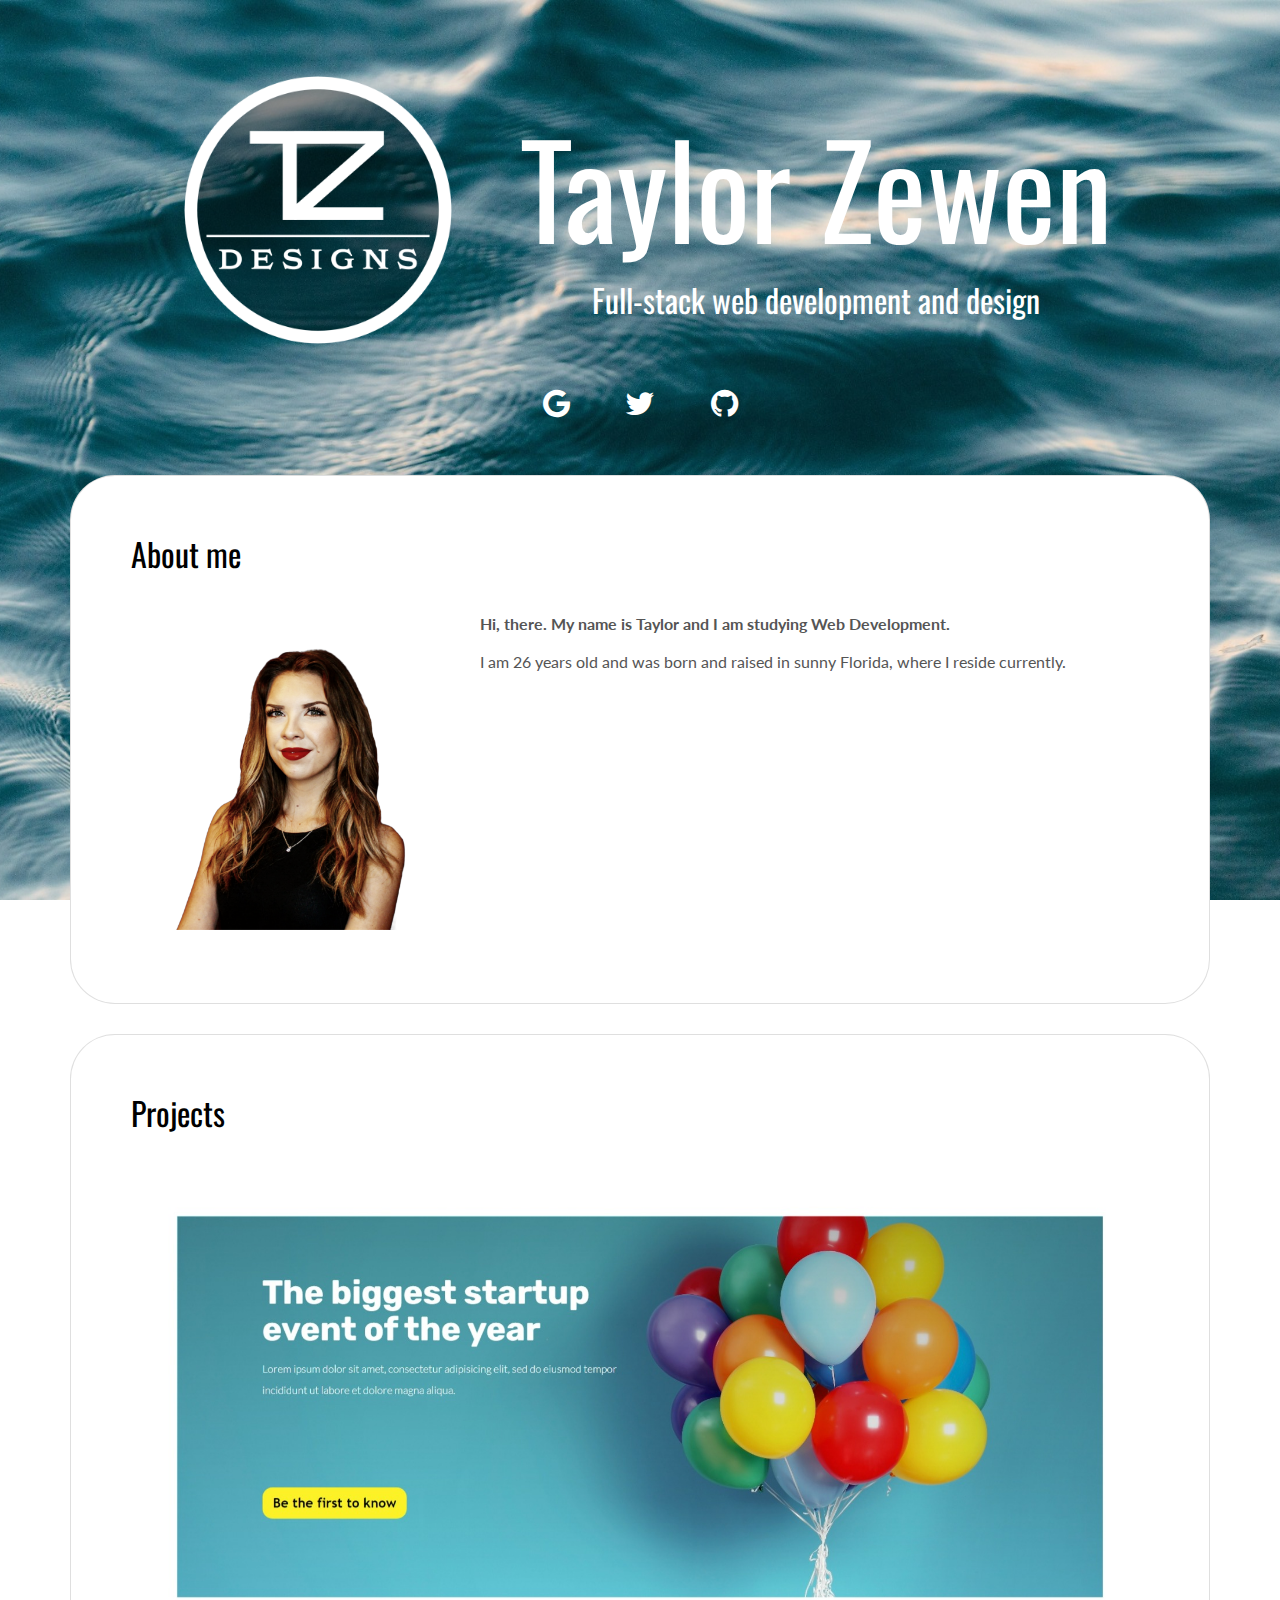
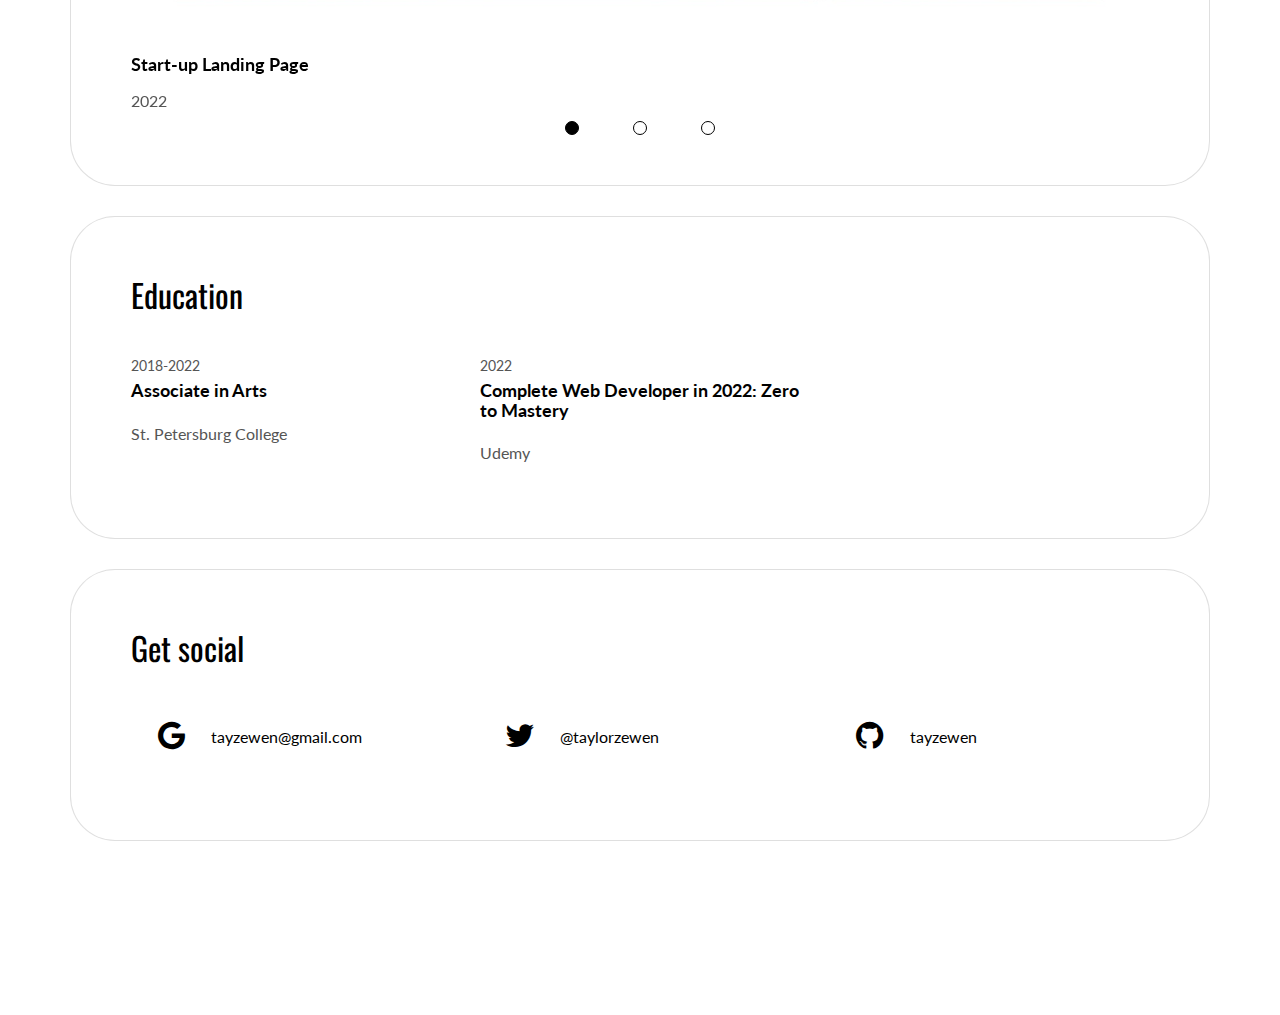
<file: index.html>
<!DOCTYPE html>
<html lang="en">

<head>
  <meta charset="UTF-8">
  <meta content="IE=edge" http-equiv="X-UA-Compatible">
  <meta content="width=device-width,initial-scale=1" name="viewport">
  <meta content="description" name="description">
  <meta name="google" content="notranslate" />
  <meta content="Mashup templates have been developped by Orson.io team" name="author">

  <!-- Disable tap highlight on IE -->
  <meta name="msapplication-tap-highlight" content="no">
  
  <link rel="apple-touch-icon" sizes="180x180" href="./apple-icon-180x180.png">
  <link rel="stylesheet" href="https://cdnjs.cloudflare.com/ajax/libs/font-awesome/4.7.0/css/font-awesome.min.css">
  

  <title>TZ Designs</title>  

  <link href="./main.d8e0d294.css" rel="stylesheet">
  <link rel="stylesheet" href="style.css">

</head>


<body class="">

<!-- Add your content of header -->
<div class="background"></div>
<main class="content-wrapper">
  <header class="white-text-container section-container">
    <div class="text-center">
      <div class="logo">
        <img src="new logo-1.png" alt="">
        <div class="stack">
          <h1>Taylor Zewen</h1>
          <h2>Full-stack web development and design</h2>
        </div>
      </div>

      <p>
        <a href="mailto:tayzewen@gmail.com" class="fa fa-google"></a>
        <a href="https://twitter.com/taylorzewen" class="fa fa-twitter"></a>
        <a href="https://github.com/tayzewen" class="fa fa-github"></a>
        
      </p>
    </div>
  </header>



<!-- Add your site or app content here -->
 
 <div class="container">
   <div class="row">
     <div class="col-xs-12">

      <div class="card">
        <div class="card-block">
          <h2>About me</h2>
          <div class="row">
            <div class="col-md-4">
              <p><img src="headshot_transparent.png" 
                class="img-responsive" alt="headshot">
              </p>
            </div>
            <div class="col-md-8">

            <p><b>Hi, there. My name is Taylor and I am studying Web Development.</b></p>
            <p>I am 26 years old and was born and raised in sunny Florida, where I reside currently. </p>

            </div>
          </div>
        </div>
      </div>

      <div class="card">
        <div class="card-block">
          <h2>Projects</h2>
          <div id="carousel-example-generic" class="carousel slide" data-ride="carousel">

          <!-- Wrapper for slides -->
          <div class="carousel-inner" role="listbox">
            <div class="item active">
              <img src="./start-up_home.jpeg" class="img-responsive" alt="...">
              <div class="carousel-caption">
                <h3 class="h5">Start-up Landing Page</h3>
                <p>2022</p>
              </div>
            </div>
            <div class="item">
              <img src="./start-up_home.jpeg" class="img-responsive" alt="...">
              <div class="carousel-caption">
                <h3 class="h5">Start-up Landing Page</h3>
                <p>2022</p>
              </div>
            </div>

            <div class="item">
              <img src="./start-up_home.jpeg" class="img-responsive" alt="...">
              <div class="carousel-caption">
                <h3 class="h5">Start-up Landing Page</h3>
                <p>2022</p>
              </div>
            </div>
          </div>

          <!-- Indicators -->
          <ol class="carousel-indicators">
            <li data-target="#carousel-example-generic" data-slide-to="0" class="active"></li>
            <li data-target="#carousel-example-generic" data-slide-to="1"></li>
            <li data-target="#carousel-example-generic" data-slide-to="2"></li>
          </ol>

        </div>
        </div>
      </div>

        <div class="card">
          <div class="card-block">
            <h2>Education</h2>
            <div class="row">
              <div class="col-md-4">
                <div class="education-experience">
                  <small class="date">2018-2022</small>
                  <h3 class="h5 date-title">Associate in Arts</h3>
                  <p>St. Petersburg College</p>
                </div>
              </div>
              <div class="col-md-4">
                <div class="education-experience">
                  <small class="date">2022</small>
                  <h3 class="h5 date-title">Complete Web Developer in 2022: Zero to Mastery</h3>
                  <p>Udemy</p>
                </div>
              </div>
            </div>
          </div>
        </div>

        <!-- <div class="card">
          <div class="card-block">
            <h2>Work</h2>
            <div class="work-experience">
              <small class="date">2017-2015</small>
              <h3 class="h5 date-title">Web developer - <a href="http://en.orson.io" title="Create professionnal website">Orson.io</a></h3>
              
  
              <p>Leo vel orci porta non pulvinar neque laoreet suspendisse interdum. Vitae ultricies leo integer malesuada nunc. Imperdiet proin fermentum leo vel orci porta non pulvinar neque. Fermentum leo vel orci porta non. Posuere sollicitudin aliquam ultrices sagittis. Aliquam faucibus purus in massa tempor nec.</p>
            </div>
  
            <div class="work-experience">
              <small class="date">2017-2015</small>
              <h3 class="h5 date-title">Web developer - <a href="http://mashup-template.com" title="">Mashup Template</a></h3>
              
              <p>Fermentum leo vel orci porta non. Posuere sollicitudin aliquam ultrices sagittis. Aliquam faucibus purus in massa tempor nec.</p>
            </div>
          </div>
        </div> -->
        
        <div class="card">
          <div class="card-block">
            <h2>Get social</h2>
            <div class="row">
              <div class="col-md-4">
                <p class="social-buttons">
                  <a href="https://twitter.com/" title="">
                    <i class="fa fa-google"></i>tayzewen@gmail.com
                </p>
              </div>           
              <div class="col-md-4">
                <p class="social-buttons">
                  <a href="https://twitter.com/" title="">
                    <i class="fa fa-twitter"></i>@taylorzewen
                </p>
              </div>
              <div class="col-md-4">
                <p class="social-buttons">
                  <a href="https://twitter.com/" title="">
                    <i class="fa fa-github"></i>tayzewen
                </p>
              </div>
            </div>
          </div>
        </div>
        
        <!-- <div class="card">
          <div class="card-block">
            <h2>Social Network</h2>
            <div class="row">
              <div class="col-md-3">
                <p class="social-buttons"><a href="https://twitter.com/" title=""><span class="social-round-icon fa-icon"><i class="fa fa-twitter"></i></span>@David_Folley</a></p>
              </div>
              <div class="col-md-3">
                <p class="social-buttons"><a href="https://www.linkedin.com/" title=""><span class="social-round-icon fa-icon"><i class="fa fa-linkedin"></i></span>David Folley</a></p>
              </div>
              <div class="col-md-3">
                <p class="social-buttons"><a href="https://dribbble.com/" title=""><span class="social-round-icon fa-icon"><i class="fa fa-dribbble"></i></span>David Folley</a></p>
              </div>
            </div>
          </div>
        </div> -->

</main>
<footer class="footer-container white-text-container text-center">
  <div class="container">
    <div class="row">
      <div class="col-xs-12">
        <p><img src="./mashup-icon.svg" alt=""></p>
        
        <p>©All right reserved. Design <a href="http://www.mashup-template.com/" title="Create website with free html template">Mashup Template</a>/<a href="https://unsplash.com/" title="Beautiful Free Images">Unsplash</a></p>
        <p>

      </div>
    </div>
  </div>
</footer>

<script>
  document.addEventListener("DOMContentLoaded", function (event) {
     scrollRevelation('.card');
  });
</script>
<!-- Google Analytics: change UA-XXXXX-X to be your site's ID 

<script>
  (function (i, s, o, g, r, a, m) {
    i['GoogleAnalyticsObject'] = r; i[r] = i[r] || function () {
      (i[r].q = i[r].q || []).push(arguments)
    }, i[r].l = 1 * new Date(); a = s.createElement(o),
      m = s.getElementsByTagName(o)[0]; a.async = 1; a.src = g; m.parentNode.insertBefore(a, m)
  })(window, document, 'script', '//www.google-analytics.com/analytics.js', 'ga');
  ga('create', 'UA-XXXXX-X', 'auto');
  ga('send', 'pageview');
</script>

--><script type="text/javascript" src="./main.bc58148c.js"></script></body>

</html>
</file>
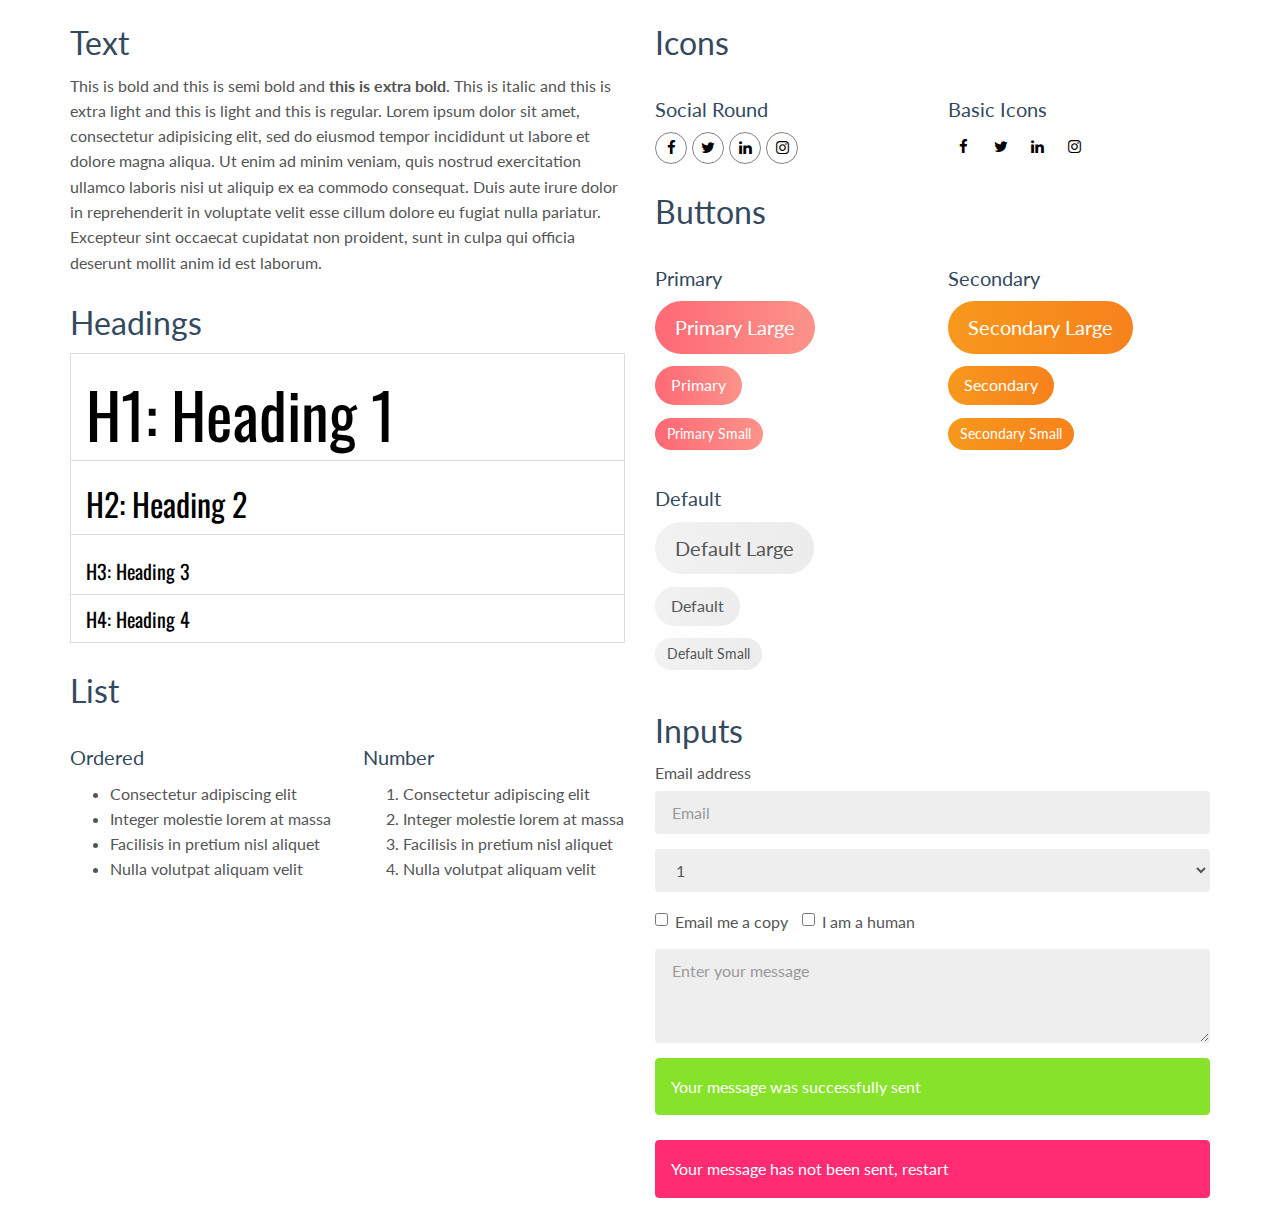
<file: components.html>
<!DOCTYPE html>
<html lang="en">

<head>
  <meta charset="UTF-8">
  <meta content="IE=edge" http-equiv="X-UA-Compatible">
  <meta content="width=device-width,initial-scale=1" name="viewport">
  <meta content="description" name="description">
  <meta name="google" content="notranslate" />
  <meta content="Mashup templates have been developped by Orson.io team" name="author">

  <!-- Disable tap highlight on IE -->
  <meta name="msapplication-tap-highlight" content="no">
  
  <link rel="apple-touch-icon" sizes="180x180" href="./assets/apple-icon-180x180.png">
  <link href="./assets/favicon.ico" rel="icon">

  <title>Title page</title>  

<link href="./main.d8e0d294.css" rel="stylesheet"></head>

<body class="white">


<!-- Add your site or app content here -->
  <div class="container">
    <div class="row">
      <div class="col-xs-12 col-md-6">

        <div class="template-example">
          <h2 class="template-title-example">Text</h2>
          <p>This is bold and this is semi bold and <b>this is extra bold</b>. This is italic and this is extra light and this is light
          and this is regular. Lorem ipsum dolor sit amet, consectetur adipisicing elit, sed do eiusmod
          tempor incididunt ut labore et dolore magna aliqua. Ut enim ad minim veniam,
          quis nostrud exercitation ullamco laboris nisi ut aliquip ex ea commodo
          consequat. Duis aute irure dolor in reprehenderit in voluptate velit esse
          cillum dolore eu fugiat nulla pariatur. Excepteur sint occaecat cupidatat non
          proident, sunt in culpa qui officia deserunt mollit anim id est laborum.
          </p>
        </div>

        <div class="template-example">
          <h2 class="template-title-example">Headings</h2>
          
          <table class="table table-bordered">
            <tr><td><h1>H1: Heading 1</h1></td></tr>
            <tr><td><h2>H2: Heading 2</h2></td></tr>
            <tr><td><h3>H3: Heading 3</h3></td></tr>
            <tr><td><h4>H4: Heading 4</h4></td></tr>
          </table>
          
        </div>

        
        <div class="template-example">
          <h2 class="template-title-example">List</h2>
          <div class="row">
            <div class="col-md-6">
              <h3 class="template-title-example">Ordered</h3>
              <ul>
                <li>Consectetur adipiscing elit</li>
                <li>Integer molestie lorem at massa</li>
                <li>Facilisis in pretium nisl aliquet</li>
                <li>Nulla volutpat aliquam velit</li>
              </ul>
            </div>
            <div class="col-md-6">
              <h3 class="template-title-example">Number</h3>
              <ol>
                <li>Consectetur adipiscing elit</li>
                <li>Integer molestie lorem at massa</li>
                <li>Facilisis in pretium nisl aliquet</li>
                <li>Nulla volutpat aliquam velit</li>
              </ol>
            </div>
          </div>
        </div>
        
      </div>

      <div class="col-xs-12 col-md-6">
        <div class="template-example">
          <h2 class="template-title-example">Icons</h2>
          
          <div class="row">
            <div class="col-md-6">
              <h3 class="template-title-example">Social Round</h2>
              <ul class="list-icons">
                <li>
                  <a href="" class="social-round-icon fa-icon">
                    <i class="fa fa-facebook"></i>
                  </a>
                </li>
                <li>
                  <a href="" class="social-round-icon fa-icon">
                    <i class="fa fa-twitter"></i>
                  </a>
                </li>
                <li>
                  <a href="" class="social-round-icon fa-icon">
                    <i class="fa fa-linkedin"></i>
                  </a>
                </li>
                <li>
                  <a href="" class="social-round-icon fa-icon">
                    <i class="fa fa-instagram"></i>
                  </a>
                </li>
              </ul>
            </div>
            <div class="col-md-6">
               <h3 class="template-title-example">Basic Icons</h2>
                <ul class="list-icons">
                  <li>
                    <span class="fa-icon">
                      <i class="fa fa-facebook"></i>
                    </span>
                  </li>
                  <li>
                    <span class="fa-icon">
                      <i class="fa fa-twitter"></i>
                    </span>
                  </li>
                  <li>
                    <span class="fa-icon">
                      <i class="fa fa-linkedin"></i>
                    </span>
                  </li>
                  <li>
                    <span class="fa-icon">
                      <i class="fa fa-instagram"></i>
                    </span>
                  </li>
                </ul>
            </div>

          </div>


          


        </div>

        <div class="template-example">
          <h2 class="template-title-example">Buttons</h2>
          <div class="row">
            <div class="col-md-6">
              <h3 class="template-title-example">Primary</h2>
              <div class="row">
                  <div class="col-md-6">
                  <p><a href="" class="btn btn-primary btn-lg">Primary Large</a></p>
                  <p><a href="" class="btn btn-primary">Primary </a></p>
                  <p><a href="" class="btn btn-primary btn-sm">Primary Small</a></p>
                </div>
              </div>

              <h3 class="template-title-example">Default</h2>
              <div class="row">
                  <div class="col-md-6">
                  <p><a href="" class="btn btn-default btn-lg">Default Large</a></p>
                  <p><a href="" class="btn btn-default">Default </a></p>
                  <p><a href="" class="btn btn-default btn-sm">Default Small</a></p>
                </div>
              </div>

            </div>

            <div class="col-md-6">
              <h3 class="template-title-example">Secondary</h2>
              <div class="row">
                  <div class="col-md-6">
                  <p><a href="" class="btn btn-info btn-lg">Secondary Large</a></p>
                  <p><a href="" class="btn btn-info">Secondary </a></p>
                  <p><a href="" class="btn btn-info btn-sm">Secondary Small</a></p>
                </div>
              </div>
            </div>
          </div>
        </div>
        
        <div class="template-example">
          <h2 class="template-title-example">Inputs</h2>

            <div class="form-group">
              <label for="exampleInputEmail1">Email address</label>
              <input type="email" class="form-control" id="exampleInputEmail1" placeholder="Email">
            </div>

            <div class="form-group">
              <select class="form-control">
                <option>1</option>
                <option>2</option>
                <option>3</option>
                <option>4</option>
                <option>5</option>
              </select>
            </div>

            <div class="form-group">
              <label class="checkbox-inline">
                <input 
                type="checkbox" id="inlineCheckbox1" value="option1"> Email me a copy
              </label>
              <label class="checkbox-inline">
                <input type="checkbox" id="inlineCheckbox2" value="option2"> I am a human
              </label>
            </div>

            <div class="form-group">
              <textarea class="form-control" rows="3" placeholder="Enter your message"></textarea>
            </div>
            
            <div class="alert alert-success" role="alert">Your message was successfully sent</div>
            <div class="alert alert-danger" role="alert">Your message has not been sent, restart</div>
        </div>




      </div>
    </div>
  </div>

<script type="text/javascript" src="./main.bc58148c.js"></script>
</file>
<file: style.css>
body {
    background: url(waves_background_resize.jpg) no-repeat center center fixed; 
    -webkit-background-size: cover;
    -moz-background-size: cover;
    -o-background-size: cover;
    background-size: cover;
    opacity: 100%;
}

.logo {
    display: flex;
    flex-wrap: wrap;
    justify-content: center;
    align-items: center;
}

.stack {
    flex-direction: row;
    margin-left: 2%;
    margin-right: 2%;
}

.logo h1 {
    font-size: 800%;
}

.logo h2 {
    font-size: 200%;
}

.text-center p {
    margin-top: 1%;
    margin-bottom: 0%;
}

.logo img {
    width: 300px;
    margin-right: 2%;
    margin-left: 2%;
}

.fa {
    margin: 15px;
    font-size: 32px;
    width: 50px;
    text-align: center;
    text-decoration: none;
}

a:link, a:hover, a:visited {
    text-decoration: none;
}

.card {
    border-radius: 5vh;
}

.card-block h2 {
    font-size: 32px;
}

.social-buttons a {
    display: flex;
    flex-wrap: wrap;
    /* justify-content: center; */
    align-items: center;
}

.carousel-indicators li, .carousel-indicators li.active {
    margin: 0px 25px;
}
</file>
<file: main.d8e0d294.css>
@import url(https://fonts.googleapis.com/css?family=Lato:400,700|Oswald);@import url(https://maxcdn.bootstrapcdn.com/font-awesome/4.7.0/css/font-awesome.min.css);/*!
 * Bootstrap v3.3.7 (http://getbootstrap.com)
 * Copyright 2011-2016 Twitter, Inc.
 * Licensed under MIT (https://github.com/twbs/bootstrap/blob/master/LICENSE)
 */
/*! normalize.css v3.0.3 | MIT License | github.com/necolas/normalize.css */html{font-family:sans-serif;-ms-text-size-adjust:100%;-webkit-text-size-adjust:100%}body{margin:0}article,aside,details,figcaption,figure,footer,header,hgroup,main,menu,nav,section,summary{display:block}audio,canvas,progress,video{display:inline-block;vertical-align:baseline}audio:not([controls]){display:none;height:0}[hidden],template{display:none}a{background-color:transparent}a:active,a:hover{outline:0}abbr[title]{border-bottom:1px dotted}b,strong{font-weight:700}dfn{font-style:italic}h1{font-size:2em;margin:.67em 0}mark{background:#ff0;color:#000}small{font-size:80%}sub,sup{font-size:75%;line-height:0;position:relative;vertical-align:baseline}sup{top:-.5em}sub{bottom:-.25em}img{border:0}svg:not(:root){overflow:hidden}figure{margin:1em 40px}hr{box-sizing:content-box;height:0}pre{overflow:auto}code,kbd,pre,samp{font-family:monospace,monospace;font-size:1em}button,input,optgroup,select,textarea{color:inherit;font:inherit;margin:0}button{overflow:visible}button,select{text-transform:none}button,html input[type=button],input[type=reset],input[type=submit]{-webkit-appearance:button;cursor:pointer}button[disabled],html input[disabled]{cursor:default}button::-moz-focus-inner,input::-moz-focus-inner{border:0;padding:0}input{line-height:normal}input[type=checkbox],input[type=radio]{box-sizing:border-box;padding:0}input[type=number]::-webkit-inner-spin-button,input[type=number]::-webkit-outer-spin-button{height:auto}input[type=search]{-webkit-appearance:textfield;box-sizing:content-box}input[type=search]::-webkit-search-cancel-button,input[type=search]::-webkit-search-decoration{-webkit-appearance:none}fieldset{border:1px solid silver;margin:0 2px;padding:.35em .625em .75em}textarea{overflow:auto}optgroup{font-weight:700}table{border-collapse:collapse;border-spacing:0}td,th{padding:0}

! Source: https://github.com/h5bp/html5-boilerplate/blob/master/src/css/main.css@media print{*,:after,:before{background:transparent!important;color:#000!important;box-shadow:none!important;text-shadow:none!important}a,a:visited{text-decoration:underline}a[href]:after{content:" (" attr(href) ")"}abbr[title]:after{content:" (" attr(title) ")"}a[href^="#"]:after,a[href^="javascript:"]:after{content:""}blockquote,pre{border:1px solid #999;page-break-inside:avoid}thead{display:table-header-group}img,tr{page-break-inside:avoid}img{max-width:100%!important}h2,h3,p{orphans:3;widows:3}h2,h3{page-break-after:avoid}.navbar{display:none}.btn>.caret,.dropup>.btn>.caret{border-top-color:#000!important}.label{border:1px solid #000}.table{border-collapse:collapse!important}.table td,.table th{background-color:#fff!important}.table-bordered td,.table-bordered th{border:1px solid #ddd!important}}*,:after,:before{-webkit-box-sizing:border-box;-moz-box-sizing:border-box;box-sizing:border-box}html{font-size:10px;-webkit-tap-highlight-color:transparent}body{font-family:Lato,Helvetica,Arial,sans-serif;font-size:16px;line-height:1.58;color:#555;background-color:#fff}button,input,select,textarea{font-family:inherit;font-size:inherit;line-height:inherit}a{color:#ff0060;text-decoration:none}a:focus,a:hover{color:#b30043;text-decoration:underline}a:focus{outline:5px auto -webkit-focus-ring-color;outline-offset:-2px}figure{margin:0}img{vertical-align:middle}.img-responsive{display:block;max-width:100%;height:auto}.img-rounded{border-radius:6px}.img-thumbnail{padding:4px;line-height:1.58;background-color:#fff;border:1px solid #ddd;border-radius:4px;-webkit-transition:all .2s ease-in-out;-o-transition:all .2s ease-in-out;transition:all .2s ease-in-out;display:inline-block;max-width:100%;height:auto}.img-circle{border-radius:50%}hr{margin-top:25px;margin-bottom:25px;border:0;border-top:1px solid #eee}.sr-only{position:absolute;width:1px;height:1px;margin:-1px;padding:0;overflow:hidden;clip:rect(0,0,0,0);border:0}.sr-only-focusable:active,.sr-only-focusable:focus{position:static;width:auto;height:auto;margin:0;overflow:visible;clip:auto}[role=button]{cursor:pointer}.h1,.h2,.h3,.h4,.h5,.h6,h1,h2,h3,h4,h5,h6{font-family:Oswald,Helvetica,Arial,sans-serif;font-weight:400;line-height:1.1;color:#000}.h1 .small,.h1 small,.h2 .small,.h2 small,.h3 .small,.h3 small,.h4 .small,.h4 small,.h5 .small,.h5 small,.h6 .small,.h6 small,h1 .small,h1 small,h2 .small,h2 small,h3 .small,h3 small,h4 .small,h4 small,h5 .small,h5 small,h6 .small,h6 small{font-weight:400;line-height:1;color:#777}.h1,.h2,.h3,h1,h2,h3{margin-top:25px;margin-bottom:12.5px}.h1 .small,.h1 small,.h2 .small,.h2 small,.h3 .small,.h3 small,h1 .small,h1 small,h2 .small,h2 small,h3 .small,h3 small{font-size:65%}.h4,.h5,.h6,h4,h5,h6{margin-top:12.5px;margin-bottom:12.5px}.h4 .small,.h4 small,.h5 .small,.h5 small,.h6 .small,.h6 small,h4 .small,h4 small,h5 .small,h5 small,h6 .small,h6 small{font-size:75%}.h1,h1{font-size:63px}.h2,h2{font-size:27px}.h3,.h4,h3,h4{font-size:20px}.h5,h5{font-size:18px}.h6,h6{font-size:14px}p{margin:0 0 12.5px}.lead{margin-bottom:25px;font-size:18px;font-weight:300;line-height:1.4}@media (min-width:768px){.lead{font-size:24px}}.small,small{font-size:87%}.mark,mark{background-color:#fcf8e3;padding:.2em}.text-left{text-align:left}.text-right{text-align:right}.text-center{text-align:center}.text-justify{text-align:justify}.text-nowrap{white-space:nowrap}.text-lowercase{text-transform:lowercase}.initialism,.text-uppercase{text-transform:uppercase}.text-capitalize{text-transform:capitalize}.text-muted{color:#777}.text-primary{color:#ff0060}a.text-primary:focus,a.text-primary:hover{color:#d2be09}.text-success{color:#fff}a.text-success:focus,a.text-success:hover{color:#e6e6e6}.text-info{color:#31708f}a.text-info:focus,a.text-info:hover{color:#245269}.text-warning{color:#8a6d3b}a.text-warning:focus,a.text-warning:hover{color:#66512c}.text-danger{color:#fff}a.text-danger:focus,a.text-danger:hover{color:#e6e6e6}.bg-primary{color:#fff;background-color:#ff0060}a.bg-primary:focus,a.bg-primary:hover{background-color:#cc004d}.bg-success{background-color:#87e329}a.bg-success:focus,a.bg-success:hover{background-color:#6dc019}.bg-info{background-color:#d9edf7}a.bg-info:focus,a.bg-info:hover{background-color:#afd9ee}.bg-warning{background-color:#fcf8e3}a.bg-warning:focus,a.bg-warning:hover{background-color:#f7ecb5}.bg-danger{background-color:#ff2c74}a.bg-danger:focus,a.bg-danger:hover{background-color:#f80055}.page-header{padding-bottom:11.5px;margin:50px 0 25px;border-bottom:1px solid #eee}ol,ul{margin-top:0;margin-bottom:12.5px}ol ol,ol ul,ul ol,ul ul{margin-bottom:0}.list-inline,.list-unstyled{padding-left:0;list-style:none}.list-inline{margin-left:-5px}.list-inline>li{display:inline-block;padding-left:5px;padding-right:5px}dl{margin-top:0;margin-bottom:25px}dd,dt{line-height:1.58}dt{font-weight:700}dd{margin-left:0}.dl-horizontal dd:after,.dl-horizontal dd:before{content:" ";display:table}.dl-horizontal dd:after{clear:both}@media (min-width:768px){.dl-horizontal dt{float:left;width:160px;clear:left;text-align:right;overflow:hidden;text-overflow:ellipsis;white-space:nowrap}.dl-horizontal dd{margin-left:180px}}abbr[data-original-title],abbr[title]{cursor:help;border-bottom:1px dotted #777}.initialism{font-size:90%}blockquote{padding:12.5px 25px;margin:0 0 25px;font-size:20px;border-left:5px solid #eee}blockquote ol:last-child,blockquote p:last-child,blockquote ul:last-child{margin-bottom:0}blockquote .small,blockquote footer,blockquote small{display:block;font-size:80%;line-height:1.58;color:#777}blockquote .small:before,blockquote footer:before,blockquote small:before{content:"\2014   \A0"}.blockquote-reverse,blockquote.pull-right{padding-right:15px;padding-left:0;border-right:5px solid #eee;border-left:0;text-align:right}.blockquote-reverse .small:before,.blockquote-reverse footer:before,.blockquote-reverse small:before,blockquote.pull-right .small:before,blockquote.pull-right footer:before,blockquote.pull-right small:before{content:""}.blockquote-reverse .small:after,.blockquote-reverse footer:after,.blockquote-reverse small:after,blockquote.pull-right .small:after,blockquote.pull-right footer:after,blockquote.pull-right small:after{content:"\A0   \2014"}address{margin-bottom:25px;font-style:normal;line-height:1.58}code,kbd,pre,samp{font-family:Menlo,Monaco,Consolas,Courier New,monospace}code{color:#c7254e;background-color:#f9f2f4;border-radius:4px}code,kbd{padding:2px 4px;font-size:90%}kbd{color:#fff;background-color:#333;border-radius:3px;box-shadow:inset 0 -1px 0 rgba(0,0,0,.25)}kbd kbd{padding:0;font-size:100%;font-weight:700;box-shadow:none}pre{display:block;padding:12px;margin:0 0 12.5px;font-size:15px;line-height:1.58;word-break:break-all;word-wrap:break-word;color:#333;background-color:#f5f5f5;border:1px solid #ccc;border-radius:4px}pre code{padding:0;font-size:inherit;color:inherit;white-space:pre-wrap;background-color:transparent;border-radius:0}.pre-scrollable{max-height:340px;overflow-y:scroll}.container{margin-right:auto;margin-left:auto;padding-left:15px;padding-right:15px}.container:after,.container:before{content:" ";display:table}.container:after{clear:both}@media (min-width:768px){.container{width:750px}}@media (min-width:992px){.container{width:970px}}@media (min-width:1200px){.container{width:1170px}}.container-fluid{margin-right:auto;margin-left:auto;padding-left:15px;padding-right:15px}.container-fluid:after,.container-fluid:before{content:" ";display:table}.container-fluid:after{clear:both}.row{margin-left:-15px;margin-right:-15px}.row:after,.row:before{content:" ";display:table}.row:after{clear:both}.col-lg-1,.col-lg-2,.col-lg-3,.col-lg-4,.col-lg-5,.col-lg-6,.col-lg-7,.col-lg-8,.col-lg-9,.col-lg-10,.col-lg-11,.col-lg-12,.col-md-1,.col-md-2,.col-md-3,.col-md-4,.col-md-5,.col-md-6,.col-md-7,.col-md-8,.col-md-9,.col-md-10,.col-md-11,.col-md-12,.col-sm-1,.col-sm-2,.col-sm-3,.col-sm-4,.col-sm-5,.col-sm-6,.col-sm-7,.col-sm-8,.col-sm-9,.col-sm-10,.col-sm-11,.col-sm-12,.col-xs-1,.col-xs-2,.col-xs-3,.col-xs-4,.col-xs-5,.col-xs-6,.col-xs-7,.col-xs-8,.col-xs-9,.col-xs-10,.col-xs-11,.col-xs-12{position:relative;min-height:1px;padding-left:15px;padding-right:15px}.col-xs-1,.col-xs-2,.col-xs-3,.col-xs-4,.col-xs-5,.col-xs-6,.col-xs-7,.col-xs-8,.col-xs-9,.col-xs-10,.col-xs-11,.col-xs-12{float:left}.col-xs-1{width:8.33333%}.col-xs-2{width:16.66667%}.col-xs-3{width:25%}.col-xs-4{width:33.33333%}.col-xs-5{width:41.66667%}.col-xs-6{width:50%}.col-xs-7{width:58.33333%}.col-xs-8{width:66.66667%}.col-xs-9{width:75%}.col-xs-10{width:83.33333%}.col-xs-11{width:91.66667%}.col-xs-12{width:100%}.col-xs-pull-0{right:auto}.col-xs-pull-1{right:8.33333%}.col-xs-pull-2{right:16.66667%}.col-xs-pull-3{right:25%}.col-xs-pull-4{right:33.33333%}.col-xs-pull-5{right:41.66667%}.col-xs-pull-6{right:50%}.col-xs-pull-7{right:58.33333%}.col-xs-pull-8{right:66.66667%}.col-xs-pull-9{right:75%}.col-xs-pull-10{right:83.33333%}.col-xs-pull-11{right:91.66667%}.col-xs-pull-12{right:100%}.col-xs-push-0{left:auto}.col-xs-push-1{left:8.33333%}.col-xs-push-2{left:16.66667%}.col-xs-push-3{left:25%}.col-xs-push-4{left:33.33333%}.col-xs-push-5{left:41.66667%}.col-xs-push-6{left:50%}.col-xs-push-7{left:58.33333%}.col-xs-push-8{left:66.66667%}.col-xs-push-9{left:75%}.col-xs-push-10{left:83.33333%}.col-xs-push-11{left:91.66667%}.col-xs-push-12{left:100%}.col-xs-offset-0{margin-left:0}.col-xs-offset-1{margin-left:8.33333%}.col-xs-offset-2{margin-left:16.66667%}.col-xs-offset-3{margin-left:25%}.col-xs-offset-4{margin-left:33.33333%}.col-xs-offset-5{margin-left:41.66667%}.col-xs-offset-6{margin-left:50%}.col-xs-offset-7{margin-left:58.33333%}.col-xs-offset-8{margin-left:66.66667%}.col-xs-offset-9{margin-left:75%}.col-xs-offset-10{margin-left:83.33333%}.col-xs-offset-11{margin-left:91.66667%}.col-xs-offset-12{margin-left:100%}@media (min-width:768px){.col-sm-1,.col-sm-2,.col-sm-3,.col-sm-4,.col-sm-5,.col-sm-6,.col-sm-7,.col-sm-8,.col-sm-9,.col-sm-10,.col-sm-11,.col-sm-12{float:left}.col-sm-1{width:8.33333%}.col-sm-2{width:16.66667%}.col-sm-3{width:25%}.col-sm-4{width:33.33333%}.col-sm-5{width:41.66667%}.col-sm-6{width:50%}.col-sm-7{width:58.33333%}.col-sm-8{width:66.66667%}.col-sm-9{width:75%}.col-sm-10{width:83.33333%}.col-sm-11{width:91.66667%}.col-sm-12{width:100%}.col-sm-pull-0{right:auto}.col-sm-pull-1{right:8.33333%}.col-sm-pull-2{right:16.66667%}.col-sm-pull-3{right:25%}.col-sm-pull-4{right:33.33333%}.col-sm-pull-5{right:41.66667%}.col-sm-pull-6{right:50%}.col-sm-pull-7{right:58.33333%}.col-sm-pull-8{right:66.66667%}.col-sm-pull-9{right:75%}.col-sm-pull-10{right:83.33333%}.col-sm-pull-11{right:91.66667%}.col-sm-pull-12{right:100%}.col-sm-push-0{left:auto}.col-sm-push-1{left:8.33333%}.col-sm-push-2{left:16.66667%}.col-sm-push-3{left:25%}.col-sm-push-4{left:33.33333%}.col-sm-push-5{left:41.66667%}.col-sm-push-6{left:50%}.col-sm-push-7{left:58.33333%}.col-sm-push-8{left:66.66667%}.col-sm-push-9{left:75%}.col-sm-push-10{left:83.33333%}.col-sm-push-11{left:91.66667%}.col-sm-push-12{left:100%}.col-sm-offset-0{margin-left:0}.col-sm-offset-1{margin-left:8.33333%}.col-sm-offset-2{margin-left:16.66667%}.col-sm-offset-3{margin-left:25%}.col-sm-offset-4{margin-left:33.33333%}.col-sm-offset-5{margin-left:41.66667%}.col-sm-offset-6{margin-left:50%}.col-sm-offset-7{margin-left:58.33333%}.col-sm-offset-8{margin-left:66.66667%}.col-sm-offset-9{margin-left:75%}.col-sm-offset-10{margin-left:83.33333%}.col-sm-offset-11{margin-left:91.66667%}.col-sm-offset-12{margin-left:100%}}@media (min-width:992px){.col-md-1,.col-md-2,.col-md-3,.col-md-4,.col-md-5,.col-md-6,.col-md-7,.col-md-8,.col-md-9,.col-md-10,.col-md-11,.col-md-12{float:left}.col-md-1{width:8.33333%}.col-md-2{width:16.66667%}.col-md-3{width:25%}.col-md-4{width:33.33333%}.col-md-5{width:41.66667%}.col-md-6{width:50%}.col-md-7{width:58.33333%}.col-md-8{width:66.66667%}.col-md-9{width:75%}.col-md-10{width:83.33333%}.col-md-11{width:91.66667%}.col-md-12{width:100%}.col-md-pull-0{right:auto}.col-md-pull-1{right:8.33333%}.col-md-pull-2{right:16.66667%}.col-md-pull-3{right:25%}.col-md-pull-4{right:33.33333%}.col-md-pull-5{right:41.66667%}.col-md-pull-6{right:50%}.col-md-pull-7{right:58.33333%}.col-md-pull-8{right:66.66667%}.col-md-pull-9{right:75%}.col-md-pull-10{right:83.33333%}.col-md-pull-11{right:91.66667%}.col-md-pull-12{right:100%}.col-md-push-0{left:auto}.col-md-push-1{left:8.33333%}.col-md-push-2{left:16.66667%}.col-md-push-3{left:25%}.col-md-push-4{left:33.33333%}.col-md-push-5{left:41.66667%}.col-md-push-6{left:50%}.col-md-push-7{left:58.33333%}.col-md-push-8{left:66.66667%}.col-md-push-9{left:75%}.col-md-push-10{left:83.33333%}.col-md-push-11{left:91.66667%}.col-md-push-12{left:100%}.col-md-offset-0{margin-left:0}.col-md-offset-1{margin-left:8.33333%}.col-md-offset-2{margin-left:16.66667%}.col-md-offset-3{margin-left:25%}.col-md-offset-4{margin-left:33.33333%}.col-md-offset-5{margin-left:41.66667%}.col-md-offset-6{margin-left:50%}.col-md-offset-7{margin-left:58.33333%}.col-md-offset-8{margin-left:66.66667%}.col-md-offset-9{margin-left:75%}.col-md-offset-10{margin-left:83.33333%}.col-md-offset-11{margin-left:91.66667%}.col-md-offset-12{margin-left:100%}}@media (min-width:1200px){.col-lg-1,.col-lg-2,.col-lg-3,.col-lg-4,.col-lg-5,.col-lg-6,.col-lg-7,.col-lg-8,.col-lg-9,.col-lg-10,.col-lg-11,.col-lg-12{float:left}.col-lg-1{width:8.33333%}.col-lg-2{width:16.66667%}.col-lg-3{width:25%}.col-lg-4{width:33.33333%}.col-lg-5{width:41.66667%}.col-lg-6{width:50%}.col-lg-7{width:58.33333%}.col-lg-8{width:66.66667%}.col-lg-9{width:75%}.col-lg-10{width:83.33333%}.col-lg-11{width:91.66667%}.col-lg-12{width:100%}.col-lg-pull-0{right:auto}.col-lg-pull-1{right:8.33333%}.col-lg-pull-2{right:16.66667%}.col-lg-pull-3{right:25%}.col-lg-pull-4{right:33.33333%}.col-lg-pull-5{right:41.66667%}.col-lg-pull-6{right:50%}.col-lg-pull-7{right:58.33333%}.col-lg-pull-8{right:66.66667%}.col-lg-pull-9{right:75%}.col-lg-pull-10{right:83.33333%}.col-lg-pull-11{right:91.66667%}.col-lg-pull-12{right:100%}.col-lg-push-0{left:auto}.col-lg-push-1{left:8.33333%}.col-lg-push-2{left:16.66667%}.col-lg-push-3{left:25%}.col-lg-push-4{left:33.33333%}.col-lg-push-5{left:41.66667%}.col-lg-push-6{left:50%}.col-lg-push-7{left:58.33333%}.col-lg-push-8{left:66.66667%}.col-lg-push-9{left:75%}.col-lg-push-10{left:83.33333%}.col-lg-push-11{left:91.66667%}.col-lg-push-12{left:100%}.col-lg-offset-0{margin-left:0}.col-lg-offset-1{margin-left:8.33333%}.col-lg-offset-2{margin-left:16.66667%}.col-lg-offset-3{margin-left:25%}.col-lg-offset-4{margin-left:33.33333%}.col-lg-offset-5{margin-left:41.66667%}.col-lg-offset-6{margin-left:50%}.col-lg-offset-7{margin-left:58.33333%}.col-lg-offset-8{margin-left:66.66667%}.col-lg-offset-9{margin-left:75%}.col-lg-offset-10{margin-left:83.33333%}.col-lg-offset-11{margin-left:91.66667%}.col-lg-offset-12{margin-left:100%}}table{background-color:transparent}caption{padding-top:8px;padding-bottom:8px;color:#777}caption,th{text-align:left}.table{width:100%;max-width:100%;margin-bottom:25px}.table>tbody>tr>td,.table>tbody>tr>th,.table>tfoot>tr>td,.table>tfoot>tr>th,.table>thead>tr>td,.table>thead>tr>th{padding:8px;line-height:1.58;vertical-align:top;border-top:1px solid #ddd}.table>thead>tr>th{vertical-align:bottom;border-bottom:2px solid #ddd}.table>caption+thead>tr:first-child>td,.table>caption+thead>tr:first-child>th,.table>colgroup+thead>tr:first-child>td,.table>colgroup+thead>tr:first-child>th,.table>thead:first-child>tr:first-child>td,.table>thead:first-child>tr:first-child>th{border-top:0}.table>tbody+tbody{border-top:2px solid #ddd}.table .table{background-color:#fff}.table-condensed>tbody>tr>td,.table-condensed>tbody>tr>th,.table-condensed>tfoot>tr>td,.table-condensed>tfoot>tr>th,.table-condensed>thead>tr>td,.table-condensed>thead>tr>th{padding:5px}.table-bordered,.table-bordered>tbody>tr>td,.table-bordered>tbody>tr>th,.table-bordered>tfoot>tr>td,.table-bordered>tfoot>tr>th,.table-bordered>thead>tr>td,.table-bordered>thead>tr>th{border:1px solid #ddd}.table-bordered>thead>tr>td,.table-bordered>thead>tr>th{border-bottom-width:2px}.table-striped>tbody>tr:nth-of-type(odd){background-color:#f9f9f9}.table-hover>tbody>tr:hover{background-color:#f5f5f5}table col[class*=col-]{position:static;float:none;display:table-column}table td[class*=col-],table th[class*=col-]{position:static;float:none;display:table-cell}.table>tbody>tr.active>td,.table>tbody>tr.active>th,.table>tbody>tr>td.active,.table>tbody>tr>th.active,.table>tfoot>tr.active>td,.table>tfoot>tr.active>th,.table>tfoot>tr>td.active,.table>tfoot>tr>th.active,.table>thead>tr.active>td,.table>thead>tr.active>th,.table>thead>tr>td.active,.table>thead>tr>th.active{background-color:#f5f5f5}.table-hover>tbody>tr.active:hover>td,.table-hover>tbody>tr.active:hover>th,.table-hover>tbody>tr:hover>.active,.table-hover>tbody>tr>td.active:hover,.table-hover>tbody>tr>th.active:hover{background-color:#e8e8e8}.table>tbody>tr.success>td,.table>tbody>tr.success>th,.table>tbody>tr>td.success,.table>tbody>tr>th.success,.table>tfoot>tr.success>td,.table>tfoot>tr.success>th,.table>tfoot>tr>td.success,.table>tfoot>tr>th.success,.table>thead>tr.success>td,.table>thead>tr.success>th,.table>thead>tr>td.success,.table>thead>tr>th.success{background-color:#87e329}.table-hover>tbody>tr.success:hover>td,.table-hover>tbody>tr.success:hover>th,.table-hover>tbody>tr:hover>.success,.table-hover>tbody>tr>td.success:hover,.table-hover>tbody>tr>th.success:hover{background-color:#7ad61c}.table>tbody>tr.info>td,.table>tbody>tr.info>th,.table>tbody>tr>td.info,.table>tbody>tr>th.info,.table>tfoot>tr.info>td,.table>tfoot>tr.info>th,.table>tfoot>tr>td.info,.table>tfoot>tr>th.info,.table>thead>tr.info>td,.table>thead>tr.info>th,.table>thead>tr>td.info,.table>thead>tr>th.info{background-color:#d9edf7}.table-hover>tbody>tr.info:hover>td,.table-hover>tbody>tr.info:hover>th,.table-hover>tbody>tr:hover>.info,.table-hover>tbody>tr>td.info:hover,.table-hover>tbody>tr>th.info:hover{background-color:#c4e3f3}.table>tbody>tr.warning>td,.table>tbody>tr.warning>th,.table>tbody>tr>td.warning,.table>tbody>tr>th.warning,.table>tfoot>tr.warning>td,.table>tfoot>tr.warning>th,.table>tfoot>tr>td.warning,.table>tfoot>tr>th.warning,.table>thead>tr.warning>td,.table>thead>tr.warning>th,.table>thead>tr>td.warning,.table>thead>tr>th.warning{background-color:#fcf8e3}.table-hover>tbody>tr.warning:hover>td,.table-hover>tbody>tr.warning:hover>th,.table-hover>tbody>tr:hover>.warning,.table-hover>tbody>tr>td.warning:hover,.table-hover>tbody>tr>th.warning:hover{background-color:#faf2cc}.table>tbody>tr.danger>td,.table>tbody>tr.danger>th,.table>tbody>tr>td.danger,.table>tbody>tr>th.danger,.table>tfoot>tr.danger>td,.table>tfoot>tr.danger>th,.table>tfoot>tr>td.danger,.table>tfoot>tr>th.danger,.table>thead>tr.danger>td,.table>thead>tr.danger>th,.table>thead>tr>td.danger,.table>thead>tr>th.danger{background-color:#ff2c74}.table-hover>tbody>tr.danger:hover>td,.table-hover>tbody>tr.danger:hover>th,.table-hover>tbody>tr:hover>.danger,.table-hover>tbody>tr>td.danger:hover,.table-hover>tbody>tr>th.danger:hover{background-color:#ff1363}.table-responsive{overflow-x:auto;min-height:.01%}@media screen and (max-width:767px){.table-responsive{width:100%;margin-bottom:18.75px;overflow-y:hidden;-ms-overflow-style:-ms-autohiding-scrollbar;border:1px solid #ddd}.table-responsive>.table{margin-bottom:0}.table-responsive>.table>tbody>tr>td,.table-responsive>.table>tbody>tr>th,.table-responsive>.table>tfoot>tr>td,.table-responsive>.table>tfoot>tr>th,.table-responsive>.table>thead>tr>td,.table-responsive>.table>thead>tr>th{white-space:nowrap}.table-responsive>.table-bordered{border:0}.table-responsive>.table-bordered>tbody>tr>td:first-child,.table-responsive>.table-bordered>tbody>tr>th:first-child,.table-responsive>.table-bordered>tfoot>tr>td:first-child,.table-responsive>.table-bordered>tfoot>tr>th:first-child,.table-responsive>.table-bordered>thead>tr>td:first-child,.table-responsive>.table-bordered>thead>tr>th:first-child{border-left:0}.table-responsive>.table-bordered>tbody>tr>td:last-child,.table-responsive>.table-bordered>tbody>tr>th:last-child,.table-responsive>.table-bordered>tfoot>tr>td:last-child,.table-responsive>.table-bordered>tfoot>tr>th:last-child,.table-responsive>.table-bordered>thead>tr>td:last-child,.table-responsive>.table-bordered>thead>tr>th:last-child{border-right:0}.table-responsive>.table-bordered>tbody>tr:last-child>td,.table-responsive>.table-bordered>tbody>tr:last-child>th,.table-responsive>.table-bordered>tfoot>tr:last-child>td,.table-responsive>.table-bordered>tfoot>tr:last-child>th{border-bottom:0}}fieldset{margin:0;min-width:0}fieldset,legend{padding:0;border:0}legend{display:block;width:100%;margin-bottom:25px;font-size:24px;line-height:inherit;color:#333;border-bottom:1px solid #e5e5e5}label{display:inline-block;max-width:100%;margin-bottom:5px;font-weight:700}input[type=search]{-webkit-box-sizing:border-box;-moz-box-sizing:border-box;box-sizing:border-box}input[type=checkbox],input[type=radio]{margin:4px 0 0;margin-top:1px\9;line-height:normal}input[type=file]{display:block}input[type=range]{display:block;width:100%}select[multiple],select[size]{height:auto}input[type=checkbox]:focus,input[type=file]:focus,input[type=radio]:focus{outline:5px auto -webkit-focus-ring-color;outline-offset:-2px}output{padding-top:9px}.form-control,output{display:block;font-size:16px;line-height:1.58;color:#555}.form-control{width:100%;height:43px;padding:8px 16px;background-color:#eee;background-image:none;border:1px solid transparent;border-radius:4px;-webkit-box-shadow:inset 0 1px 1px rgba(0,0,0,.075);box-shadow:inset 0 1px 1px rgba(0,0,0,.075);-webkit-transition:border-color .15s ease-in-out,box-shadow .15s ease-in-out;-o-transition:border-color ease-in-out .15s,box-shadow ease-in-out .15s;transition:border-color .15s ease-in-out,box-shadow .15s ease-in-out}.form-control:focus{border-color:#66afe9;-webkit-box-shadow:inset 0 1px 1px rgba(0,0,0,.075),0 0 8px rgba(102,175,233,.6);box-shadow:inset 0 1px 1px rgba(0,0,0,.075),0 0 8px rgba(102,175,233,.6)}.form-control::-moz-placeholder{color:#999;opacity:1}.form-control:-ms-input-placeholder{color:#999}.form-control::-webkit-input-placeholder{color:#999}.form-control::-ms-expand{border:0;background-color:transparent}.form-control[disabled],.form-control[readonly],fieldset[disabled] .form-control{background-color:#eee;opacity:1}.form-control[disabled],fieldset[disabled] .form-control{cursor:not-allowed}textarea.form-control{height:auto}input[type=search]{-webkit-appearance:none}@media screen and (-webkit-min-device-pixel-ratio:0){input[type=date].form-control,input[type=datetime-local].form-control,input[type=month].form-control,input[type=time].form-control{line-height:43px}.input-group-sm>.input-group-btn>input[type=date].btn,.input-group-sm>.input-group-btn>input[type=datetime-local].btn,.input-group-sm>.input-group-btn>input[type=month].btn,.input-group-sm>.input-group-btn>input[type=time].btn,.input-group-sm>input[type=date].form-control,.input-group-sm>input[type=date].input-group-addon,.input-group-sm>input[type=datetime-local].form-control,.input-group-sm>input[type=datetime-local].input-group-addon,.input-group-sm>input[type=month].form-control,.input-group-sm>input[type=month].input-group-addon,.input-group-sm>input[type=time].form-control,.input-group-sm>input[type=time].input-group-addon,.input-group-sm input[type=date],.input-group-sm input[type=datetime-local],.input-group-sm input[type=month],.input-group-sm input[type=time],input[type=date].input-sm,input[type=datetime-local].input-sm,input[type=month].input-sm,input[type=time].input-sm{line-height:35px}.input-group-lg>.input-group-btn>input[type=date].btn,.input-group-lg>.input-group-btn>input[type=datetime-local].btn,.input-group-lg>.input-group-btn>input[type=month].btn,.input-group-lg>.input-group-btn>input[type=time].btn,.input-group-lg>input[type=date].form-control,.input-group-lg>input[type=date].input-group-addon,.input-group-lg>input[type=datetime-local].form-control,.input-group-lg>input[type=datetime-local].input-group-addon,.input-group-lg>input[type=month].form-control,.input-group-lg>input[type=month].input-group-addon,.input-group-lg>input[type=time].form-control,.input-group-lg>input[type=time].input-group-addon,.input-group-lg input[type=date],.input-group-lg input[type=datetime-local],.input-group-lg input[type=month],.input-group-lg input[type=time],input[type=date].input-lg,input[type=datetime-local].input-lg,input[type=month].input-lg,input[type=time].input-lg{line-height:53px}}.form-group{margin-bottom:15px}.checkbox,.radio{position:relative;display:block;margin-top:10px;margin-bottom:10px}.checkbox label,.radio label{min-height:25px;padding-left:20px;margin-bottom:0;font-weight:400;cursor:pointer}.checkbox-inline input[type=checkbox],.checkbox input[type=checkbox],.radio-inline input[type=radio],.radio input[type=radio]{position:absolute;margin-left:-20px;margin-top:4px\9}.checkbox+.checkbox,.radio+.radio{margin-top:-5px}.checkbox-inline,.radio-inline{position:relative;display:inline-block;padding-left:20px;margin-bottom:0;vertical-align:middle;font-weight:400;cursor:pointer}.checkbox-inline+.checkbox-inline,.radio-inline+.radio-inline{margin-top:0;margin-left:10px}.checkbox-inline.disabled,.checkbox.disabled label,.radio-inline.disabled,.radio.disabled label,fieldset[disabled] .checkbox-inline,fieldset[disabled] .checkbox label,fieldset[disabled] .radio-inline,fieldset[disabled] .radio label,fieldset[disabled] input[type=checkbox],fieldset[disabled] input[type=radio],input[type=checkbox].disabled,input[type=checkbox][disabled],input[type=radio].disabled,input[type=radio][disabled]{cursor:not-allowed}.form-control-static{padding-top:9px;padding-bottom:9px;margin-bottom:0;min-height:41px}.form-control-static.input-lg,.form-control-static.input-sm,.input-group-lg>.form-control-static.form-control,.input-group-lg>.form-control-static.input-group-addon,.input-group-lg>.input-group-btn>.form-control-static.btn,.input-group-sm>.form-control-static.form-control,.input-group-sm>.form-control-static.input-group-addon,.input-group-sm>.input-group-btn>.form-control-static.btn{padding-left:0;padding-right:0}.input-group-sm>.form-control,.input-group-sm>.input-group-addon,.input-group-sm>.input-group-btn>.btn,.input-sm{height:35px;padding:6px 12px;font-size:14px;line-height:1.5;border-radius:3px}.input-group-sm>.input-group-btn>select.btn,.input-group-sm>select.form-control,.input-group-sm>select.input-group-addon,select.input-sm{height:35px;line-height:35px}.input-group-sm>.input-group-btn>select[multiple].btn,.input-group-sm>.input-group-btn>textarea.btn,.input-group-sm>select[multiple].form-control,.input-group-sm>select[multiple].input-group-addon,.input-group-sm>textarea.form-control,.input-group-sm>textarea.input-group-addon,select[multiple].input-sm,textarea.input-sm{height:auto}.form-group-sm .form-control{height:35px;padding:6px 12px;font-size:14px;line-height:1.5;border-radius:3px}.form-group-sm select.form-control{height:35px;line-height:35px}.form-group-sm select[multiple].form-control,.form-group-sm textarea.form-control{height:auto}.form-group-sm .form-control-static{height:35px;min-height:39px;padding:7px 12px;font-size:14px;line-height:1.5}.input-group-lg>.form-control,.input-group-lg>.input-group-addon,.input-group-lg>.input-group-btn>.btn,.input-lg{height:53px;padding:12px 20px;font-size:20px;line-height:1.33333;border-radius:6px}.input-group-lg>.input-group-btn>select.btn,.input-group-lg>select.form-control,.input-group-lg>select.input-group-addon,select.input-lg{height:53px;line-height:53px}.input-group-lg>.input-group-btn>select[multiple].btn,.input-group-lg>.input-group-btn>textarea.btn,.input-group-lg>select[multiple].form-control,.input-group-lg>select[multiple].input-group-addon,.input-group-lg>textarea.form-control,.input-group-lg>textarea.input-group-addon,select[multiple].input-lg,textarea.input-lg{height:auto}.form-group-lg .form-control{height:53px;padding:12px 20px;font-size:20px;line-height:1.33333;border-radius:6px}.form-group-lg select.form-control{height:53px;line-height:53px}.form-group-lg select[multiple].form-control,.form-group-lg textarea.form-control{height:auto}.form-group-lg .form-control-static{height:53px;min-height:45px;padding:13px 20px;font-size:20px;line-height:1.33333}.has-feedback{position:relative}.has-feedback .form-control{padding-right:53.75px}.form-control-feedback{position:absolute;top:0;right:0;z-index:2;display:block;width:43px;height:43px;line-height:43px;text-align:center;pointer-events:none}.form-group-lg .form-control+.form-control-feedback,.input-group-lg+.form-control-feedback,.input-group-lg>.form-control+.form-control-feedback,.input-group-lg>.input-group-addon+.form-control-feedback,.input-group-lg>.input-group-btn>.btn+.form-control-feedback,.input-lg+.form-control-feedback{width:53px;height:53px;line-height:53px}.form-group-sm .form-control+.form-control-feedback,.input-group-sm+.form-control-feedback,.input-group-sm>.form-control+.form-control-feedback,.input-group-sm>.input-group-addon+.form-control-feedback,.input-group-sm>.input-group-btn>.btn+.form-control-feedback,.input-sm+.form-control-feedback{width:35px;height:35px;line-height:35px}.has-success .checkbox,.has-success .checkbox-inline,.has-success.checkbox-inline label,.has-success.checkbox label,.has-success .control-label,.has-success .help-block,.has-success .radio,.has-success .radio-inline,.has-success.radio-inline label,.has-success.radio label{color:#fff}.has-success .form-control{border-color:#fff;-webkit-box-shadow:inset 0 1px 1px rgba(0,0,0,.075);box-shadow:inset 0 1px 1px rgba(0,0,0,.075)}.has-success .form-control:focus{border-color:#e6e6e6;-webkit-box-shadow:inset 0 1px 1px rgba(0,0,0,.075),0 0 6px #fff;box-shadow:inset 0 1px 1px rgba(0,0,0,.075),0 0 6px #fff}.has-success .input-group-addon{color:#fff;border-color:#fff;background-color:#87e329}.has-success .form-control-feedback{color:#fff}.has-warning .checkbox,.has-warning .checkbox-inline,.has-warning.checkbox-inline label,.has-warning.checkbox label,.has-warning .control-label,.has-warning .help-block,.has-warning .radio,.has-warning .radio-inline,.has-warning.radio-inline label,.has-warning.radio label{color:#8a6d3b}.has-warning .form-control{border-color:#8a6d3b;-webkit-box-shadow:inset 0 1px 1px rgba(0,0,0,.075);box-shadow:inset 0 1px 1px rgba(0,0,0,.075)}.has-warning .form-control:focus{border-color:#66512c;-webkit-box-shadow:inset 0 1px 1px rgba(0,0,0,.075),0 0 6px #c0a16b;box-shadow:inset 0 1px 1px rgba(0,0,0,.075),0 0 6px #c0a16b}.has-warning .input-group-addon{color:#8a6d3b;border-color:#8a6d3b;background-color:#fcf8e3}.has-warning .form-control-feedback{color:#8a6d3b}.has-error .checkbox,.has-error .checkbox-inline,.has-error.checkbox-inline label,.has-error.checkbox label,.has-error .control-label,.has-error .help-block,.has-error .radio,.has-error .radio-inline,.has-error.radio-inline label,.has-error.radio label{color:#fff}.has-error .form-control{border-color:#fff;-webkit-box-shadow:inset 0 1px 1px rgba(0,0,0,.075);box-shadow:inset 0 1px 1px rgba(0,0,0,.075)}.has-error .form-control:focus{border-color:#e6e6e6;-webkit-box-shadow:inset 0 1px 1px rgba(0,0,0,.075),0 0 6px #fff;box-shadow:inset 0 1px 1px rgba(0,0,0,.075),0 0 6px #fff}.has-error .input-group-addon{color:#fff;border-color:#fff;background-color:#ff2c74}.has-error .form-control-feedback{color:#fff}.has-feedback label~.form-control-feedback{top:30px}.has-feedback label.sr-only~.form-control-feedback{top:0}.help-block{display:block;margin-top:5px;margin-bottom:10px;color:#959595}@media (min-width:768px){.form-inline .form-group{display:inline-block;margin-bottom:0;vertical-align:middle}.form-inline .form-control{display:inline-block;width:auto;vertical-align:middle}.form-inline .form-control-static{display:inline-block}.form-inline .input-group{display:inline-table;vertical-align:middle}.form-inline .input-group .form-control,.form-inline .input-group .input-group-addon,.form-inline .input-group .input-group-btn{width:auto}.form-inline .input-group>.form-control{width:100%}.form-inline .control-label{margin-bottom:0;vertical-align:middle}.form-inline .checkbox,.form-inline .radio{display:inline-block;margin-top:0;margin-bottom:0;vertical-align:middle}.form-inline .checkbox label,.form-inline .radio label{padding-left:0}.form-inline .checkbox input[type=checkbox],.form-inline .radio input[type=radio]{position:relative;margin-left:0}.form-inline .has-feedback .form-control-feedback{top:0}}.form-horizontal .checkbox,.form-horizontal .checkbox-inline,.form-horizontal .radio,.form-horizontal .radio-inline{margin-top:0;margin-bottom:0;padding-top:9px}.form-horizontal .checkbox,.form-horizontal .radio{min-height:34px}.form-horizontal .form-group{margin-left:-15px;margin-right:-15px}.form-horizontal .form-group:after,.form-horizontal .form-group:before{content:" ";display:table}.form-horizontal .form-group:after{clear:both}@media (min-width:768px){.form-horizontal .control-label{text-align:right;margin-bottom:0;padding-top:9px}}.form-horizontal .has-feedback .form-control-feedback{right:15px}@media (min-width:768px){.form-horizontal .form-group-lg .control-label{padding-top:13px;font-size:20px}}@media (min-width:768px){.form-horizontal .form-group-sm .control-label{padding-top:7px;font-size:14px}}.btn{display:inline-block;margin-bottom:0;font-weight:400;text-align:center;vertical-align:middle;touch-action:manipulation;cursor:pointer;background-image:none;border:1px solid transparent;white-space:nowrap;padding:8px 16px;font-size:16px;line-height:1.58;border-radius:50px;-webkit-user-select:none;-moz-user-select:none;-ms-user-select:none;user-select:none}.btn.active.focus,.btn.active:focus,.btn.focus,.btn:active.focus,.btn:active:focus,.btn:focus{outline:5px auto -webkit-focus-ring-color;outline-offset:-2px}.btn.focus,.btn:focus,.btn:hover{color:#555;text-decoration:none}.btn.active,.btn:active{outline:0;background-image:none;-webkit-box-shadow:inset 0 3px 5px rgba(0,0,0,.125);box-shadow:inset 0 3px 5px rgba(0,0,0,.125)}.btn.disabled,.btn[disabled],fieldset[disabled] .btn{cursor:not-allowed;opacity:.65;filter:alpha(opacity=65);-webkit-box-shadow:none;box-shadow:none}a.btn.disabled,fieldset[disabled] a.btn{pointer-events:none}.btn-default{color:#555;background-color:#fff;border-color:#ccc}.btn-default.focus,.btn-default:focus{color:#555;background-color:#e6e6e6;border-color:#8c8c8c}.btn-default.active,.btn-default:active,.btn-default:hover,.open>.btn-default.dropdown-toggle{color:#555;background-color:#e6e6e6;border-color:#adadad}.btn-default.active.focus,.btn-default.active:focus,.btn-default.active:hover,.btn-default:active.focus,.btn-default:active:focus,.btn-default:active:hover,.open>.btn-default.dropdown-toggle.focus,.open>.btn-default.dropdown-toggle:focus,.open>.btn-default.dropdown-toggle:hover{color:#555;background-color:#d4d4d4;border-color:#8c8c8c}.btn-default.active,.btn-default:active,.open>.btn-default.dropdown-toggle{background-image:none}.btn-default.disabled.focus,.btn-default.disabled:focus,.btn-default.disabled:hover,.btn-default[disabled].focus,.btn-default[disabled]:focus,.btn-default[disabled]:hover,fieldset[disabled] .btn-default.focus,fieldset[disabled] .btn-default:focus,fieldset[disabled] .btn-default:hover{background-color:#fff;border-color:#ccc}.btn-default .badge{color:#fff;background-color:#555}.btn-primary{color:#fff;background-color:#ff0060;border-color:#ff0060}.btn-primary.focus,.btn-primary:focus{color:#fff;background-color:#cc004d;border-color:#800030}.btn-primary.active,.btn-primary:active,.btn-primary:hover,.open>.btn-primary.dropdown-toggle{color:#fff;background-color:#cc004d;border-color:#c20049}.btn-primary.active.focus,.btn-primary.active:focus,.btn-primary.active:hover,.btn-primary:active.focus,.btn-primary:active:focus,.btn-primary:active:hover,.open>.btn-primary.dropdown-toggle.focus,.open>.btn-primary.dropdown-toggle:focus,.open>.btn-primary.dropdown-toggle:hover{color:#fff;background-color:#a8003f;border-color:#800030}.btn-primary.active,.btn-primary:active,.open>.btn-primary.dropdown-toggle{background-image:none}.btn-primary.disabled.focus,.btn-primary.disabled:focus,.btn-primary.disabled:hover,.btn-primary[disabled].focus,.btn-primary[disabled]:focus,.btn-primary[disabled]:hover,fieldset[disabled] .btn-primary.focus,fieldset[disabled] .btn-primary:focus,fieldset[disabled] .btn-primary:hover{background-color:#f8bd9e;border-color:#f8bd9e}.btn-primary .badge{color:#ff0060;background-color:#fff}.btn-success{color:#fff;background-color:#5cb85c;border-color:#5cb85c}.btn-success.focus,.btn-success:focus{color:#fff;background-color:#449d44;border-color:#2d672d}.btn-success.active,.btn-success:active,.btn-success:hover,.open>.btn-success.dropdown-toggle{color:#fff;background-color:#449d44;border-color:#419641}.btn-success.active.focus,.btn-success.active:focus,.btn-success.active:hover,.btn-success:active.focus,.btn-success:active:focus,.btn-success:active:hover,.open>.btn-success.dropdown-toggle.focus,.open>.btn-success.dropdown-toggle:focus,.open>.btn-success.dropdown-toggle:hover{color:#fff;background-color:#398439;border-color:#2d672d}.btn-success.active,.btn-success:active,.open>.btn-success.dropdown-toggle{background-image:none}.btn-success.disabled.focus,.btn-success.disabled:focus,.btn-success.disabled:hover,.btn-success[disabled].focus,.btn-success[disabled]:focus,.btn-success[disabled]:hover,fieldset[disabled] .btn-success.focus,fieldset[disabled] .btn-success:focus,fieldset[disabled] .btn-success:hover{background-color:#5cb85c;border-color:#5cb85c}.btn-success .badge{color:#5cb85c;background-color:#fff}.btn-info{color:#fff;background-color:#f7981c;border-color:#f7981c}.btn-info.focus,.btn-info:focus{color:#fff;background-color:#d87e08;border-color:#8e5305}.btn-info.active,.btn-info:active,.btn-info:hover,.open>.btn-info.dropdown-toggle{color:#fff;background-color:#d87e08;border-color:#cf7807}.btn-info.active.focus,.btn-info.active:focus,.btn-info.active:hover,.btn-info:active.focus,.btn-info:active:focus,.btn-info:active:hover,.open>.btn-info.dropdown-toggle.focus,.open>.btn-info.dropdown-toggle:focus,.open>.btn-info.dropdown-toggle:hover{color:#fff;background-color:#b66a06;border-color:#8e5305}.btn-info.active,.btn-info:active,.open>.btn-info.dropdown-toggle{background-image:none}.btn-info.disabled.focus,.btn-info.disabled:focus,.btn-info.disabled:hover,.btn-info[disabled].focus,.btn-info[disabled]:focus,.btn-info[disabled]:hover,fieldset[disabled] .btn-info.focus,fieldset[disabled] .btn-info:focus,fieldset[disabled] .btn-info:hover{background-color:#f7981c;border-color:#f7981c}.btn-info .badge{color:#f7981c;background-color:#fff}.btn-warning{color:#fff;background-color:#f0ad4e;border-color:#f0ad4e}.btn-warning.focus,.btn-warning:focus{color:#fff;background-color:#ec971f;border-color:#b06d0f}.btn-warning.active,.btn-warning:active,.btn-warning:hover,.open>.btn-warning.dropdown-toggle{color:#fff;background-color:#ec971f;border-color:#eb9316}.btn-warning.active.focus,.btn-warning.active:focus,.btn-warning.active:hover,.btn-warning:active.focus,.btn-warning:active:focus,.btn-warning:active:hover,.open>.btn-warning.dropdown-toggle.focus,.open>.btn-warning.dropdown-toggle:focus,.open>.btn-warning.dropdown-toggle:hover{color:#fff;background-color:#d58512;border-color:#b06d0f}.btn-warning.active,.btn-warning:active,.open>.btn-warning.dropdown-toggle{background-image:none}.btn-warning.disabled.focus,.btn-warning.disabled:focus,.btn-warning.disabled:hover,.btn-warning[disabled].focus,.btn-warning[disabled]:focus,.btn-warning[disabled]:hover,fieldset[disabled] .btn-warning.focus,fieldset[disabled] .btn-warning:focus,fieldset[disabled] .btn-warning:hover{background-color:#f0ad4e;border-color:#f0ad4e}.btn-warning .badge{color:#f0ad4e;background-color:#fff}.btn-danger{color:#fff;background-color:#d9534f;border-color:#d9534f}.btn-danger.focus,.btn-danger:focus{color:#fff;background-color:#c9302c;border-color:#8b211e}.btn-danger.active,.btn-danger:active,.btn-danger:hover,.open>.btn-danger.dropdown-toggle{color:#fff;background-color:#c9302c;border-color:#c12e2a}.btn-danger.active.focus,.btn-danger.active:focus,.btn-danger.active:hover,.btn-danger:active.focus,.btn-danger:active:focus,.btn-danger:active:hover,.open>.btn-danger.dropdown-toggle.focus,.open>.btn-danger.dropdown-toggle:focus,.open>.btn-danger.dropdown-toggle:hover{color:#fff;background-color:#ac2925;border-color:#8b211e}.btn-danger.active,.btn-danger:active,.open>.btn-danger.dropdown-toggle{background-image:none}.btn-danger.disabled.focus,.btn-danger.disabled:focus,.btn-danger.disabled:hover,.btn-danger[disabled].focus,.btn-danger[disabled]:focus,.btn-danger[disabled]:hover,fieldset[disabled] .btn-danger.focus,fieldset[disabled] .btn-danger:focus,fieldset[disabled] .btn-danger:hover{background-color:#d9534f;border-color:#d9534f}.btn-danger .badge{color:#d9534f;background-color:#fff}.btn-link{color:#ff0060;font-weight:400;border-radius:0}.btn-link,.btn-link.active,.btn-link:active,.btn-link[disabled],fieldset[disabled] .btn-link{background-color:transparent;-webkit-box-shadow:none;box-shadow:none}.btn-link,.btn-link:active,.btn-link:focus,.btn-link:hover{border-color:transparent}.btn-link:focus,.btn-link:hover{color:#b30043;text-decoration:underline;background-color:transparent}.btn-link[disabled]:focus,.btn-link[disabled]:hover,fieldset[disabled] .btn-link:focus,fieldset[disabled] .btn-link:hover{color:#777;text-decoration:none}.btn-group-lg>.btn,.btn-lg{padding:12px 20px;font-size:20px;line-height:1.33333;border-radius:50px}.btn-group-sm>.btn,.btn-sm{padding:6px 12px;font-size:14px;line-height:1.5;border-radius:50px}.btn-group-xs>.btn,.btn-xs{padding:1px 5px;font-size:14px;line-height:1.5;border-radius:50px}.btn-block{display:block;width:100%}.btn-block+.btn-block{margin-top:5px}input[type=button].btn-block,input[type=reset].btn-block,input[type=submit].btn-block{width:100%}.fade{opacity:0;-webkit-transition:opacity .15s linear;-o-transition:opacity .15s linear;transition:opacity .15s linear}.fade.in{opacity:1}.collapse{display:none}.collapse.in{display:block}tr.collapse.in{display:table-row}tbody.collapse.in{display:table-row-group}.collapsing{position:relative;height:0;overflow:hidden;-webkit-transition-property:height,visibility;transition-property:height,visibility;-webkit-transition-duration:.35s;transition-duration:.35s;-webkit-transition-timing-function:ease;transition-timing-function:ease}.caret{display:inline-block;width:0;height:0;margin-left:2px;vertical-align:middle;border-top:4px dashed;border-top:4px solid\9;border-right:4px solid transparent;border-left:4px solid transparent}.dropdown,.dropup{position:relative}.dropdown-toggle:focus{outline:0}.dropdown-menu{position:absolute;top:100%;left:0;z-index:1000;display:none;float:left;min-width:160px;padding:5px 0;margin:2px 0 0;list-style:none;font-size:16px;text-align:left;background-color:#fff;border:1px solid #ccc;border:1px solid rgba(0,0,0,.15);border-radius:4px;-webkit-box-shadow:0 6px 12px rgba(0,0,0,.175);box-shadow:0 6px 12px rgba(0,0,0,.175);background-clip:padding-box}.dropdown-menu.pull-right{right:0;left:auto}.dropdown-menu .divider{height:1px;margin:11.5px 0;overflow:hidden;background-color:#e5e5e5}.dropdown-menu>li>a{display:block;padding:3px 20px;clear:both;font-weight:400;line-height:1.58;color:#333;white-space:nowrap}.dropdown-menu>li>a:focus,.dropdown-menu>li>a:hover{text-decoration:none;color:#262626;background-color:#f5f5f5}.dropdown-menu>.active>a,.dropdown-menu>.active>a:focus,.dropdown-menu>.active>a:hover{color:#fff;text-decoration:none;outline:0;background-color:#ff0060}.dropdown-menu>.disabled>a,.dropdown-menu>.disabled>a:focus,.dropdown-menu>.disabled>a:hover{color:#777}.dropdown-menu>.disabled>a:focus,.dropdown-menu>.disabled>a:hover{text-decoration:none;background-color:transparent;background-image:none;filter:progid:DXImageTransform.Microsoft.gradient(enabled = false);cursor:not-allowed}.open>.dropdown-menu{display:block}.open>a{outline:0}.dropdown-menu-right{left:auto;right:0}.dropdown-menu-left{left:0;right:auto}.dropdown-header{display:block;padding:3px 20px;font-size:14px;line-height:1.58;color:#777;white-space:nowrap}.dropdown-backdrop{position:fixed;left:0;right:0;bottom:0;top:0;z-index:990}.pull-right>.dropdown-menu{right:0;left:auto}.dropup .caret,.navbar-fixed-bottom .dropdown .caret{border-top:0;border-bottom:4px dashed;border-bottom:4px solid\9;content:""}.dropup .dropdown-menu,.navbar-fixed-bottom .dropdown .dropdown-menu{top:auto;bottom:100%;margin-bottom:2px}@media (min-width:768px){.navbar-right .dropdown-menu{right:0;left:auto}.navbar-right .dropdown-menu-left{left:0;right:auto}}.btn-group,.btn-group-vertical{position:relative;display:inline-block;vertical-align:middle}.btn-group-vertical>.btn,.btn-group>.btn{position:relative;float:left}.btn-group-vertical>.btn.active,.btn-group-vertical>.btn:active,.btn-group-vertical>.btn:focus,.btn-group-vertical>.btn:hover,.btn-group>.btn.active,.btn-group>.btn:active,.btn-group>.btn:focus,.btn-group>.btn:hover{z-index:2}.btn-group .btn+.btn,.btn-group .btn+.btn-group,.btn-group .btn-group+.btn,.btn-group .btn-group+.btn-group{margin-left:-1px}.btn-toolbar{margin-left:-5px}.btn-toolbar:after,.btn-toolbar:before{content:" ";display:table}.btn-toolbar:after{clear:both}.btn-toolbar .btn,.btn-toolbar .btn-group,.btn-toolbar .input-group{float:left}.btn-toolbar>.btn,.btn-toolbar>.btn-group,.btn-toolbar>.input-group{margin-left:5px}.btn-group>.btn:not(:first-child):not(:last-child):not(.dropdown-toggle){border-radius:0}.btn-group>.btn:first-child{margin-left:0}.btn-group>.btn:first-child:not(:last-child):not(.dropdown-toggle){border-bottom-right-radius:0;border-top-right-radius:0}.btn-group>.btn:last-child:not(:first-child),.btn-group>.dropdown-toggle:not(:first-child){border-bottom-left-radius:0;border-top-left-radius:0}.btn-group>.btn-group{float:left}.btn-group>.btn-group:not(:first-child):not(:last-child)>.btn{border-radius:0}.btn-group>.btn-group:first-child:not(:last-child)>.btn:last-child,.btn-group>.btn-group:first-child:not(:last-child)>.dropdown-toggle{border-bottom-right-radius:0;border-top-right-radius:0}.btn-group>.btn-group:last-child:not(:first-child)>.btn:first-child{border-bottom-left-radius:0;border-top-left-radius:0}.btn-group .dropdown-toggle:active,.btn-group.open .dropdown-toggle{outline:0}.btn-group>.btn+.dropdown-toggle{padding-left:8px;padding-right:8px}.btn-group-lg.btn-group>.btn+.dropdown-toggle,.btn-group>.btn-lg+.dropdown-toggle{padding-left:12px;padding-right:12px}.btn-group.open .dropdown-toggle{-webkit-box-shadow:inset 0 3px 5px rgba(0,0,0,.125);box-shadow:inset 0 3px 5px rgba(0,0,0,.125)}.btn-group.open .dropdown-toggle.btn-link{-webkit-box-shadow:none;box-shadow:none}.btn .caret{margin-left:0}.btn-group-lg>.btn .caret,.btn-lg .caret{border-width:5px 5px 0;border-bottom-width:0}.dropup .btn-group-lg>.btn .caret,.dropup .btn-lg .caret{border-width:0 5px 5px}.btn-group-vertical>.btn,.btn-group-vertical>.btn-group,.btn-group-vertical>.btn-group>.btn{display:block;float:none;width:100%;max-width:100%}.btn-group-vertical>.btn-group:after,.btn-group-vertical>.btn-group:before{content:" ";display:table}.btn-group-vertical>.btn-group:after{clear:both}.btn-group-vertical>.btn-group>.btn{float:none}.btn-group-vertical>.btn+.btn,.btn-group-vertical>.btn+.btn-group,.btn-group-vertical>.btn-group+.btn,.btn-group-vertical>.btn-group+.btn-group{margin-top:-1px;margin-left:0}.btn-group-vertical>.btn:not(:first-child):not(:last-child){border-radius:0}.btn-group-vertical>.btn:first-child:not(:last-child){border-top-right-radius:50px;border-top-left-radius:50px;border-bottom-right-radius:0;border-bottom-left-radius:0}.btn-group-vertical>.btn:last-child:not(:first-child){border-top-right-radius:0;border-top-left-radius:0;border-bottom-right-radius:50px;border-bottom-left-radius:50px}.btn-group-vertical>.btn-group:not(:first-child):not(:last-child)>.btn{border-radius:0}.btn-group-vertical>.btn-group:first-child:not(:last-child)>.btn:last-child,.btn-group-vertical>.btn-group:first-child:not(:last-child)>.dropdown-toggle{border-bottom-right-radius:0;border-bottom-left-radius:0}.btn-group-vertical>.btn-group:last-child:not(:first-child)>.btn:first-child{border-top-right-radius:0;border-top-left-radius:0}.btn-group-justified{display:table;width:100%;table-layout:fixed;border-collapse:separate}.btn-group-justified>.btn,.btn-group-justified>.btn-group{float:none;display:table-cell;width:1%}.btn-group-justified>.btn-group .btn{width:100%}.btn-group-justified>.btn-group .dropdown-menu{left:auto}[data-toggle=buttons]>.btn-group>.btn input[type=checkbox],[data-toggle=buttons]>.btn-group>.btn input[type=radio],[data-toggle=buttons]>.btn input[type=checkbox],[data-toggle=buttons]>.btn input[type=radio]{position:absolute;clip:rect(0,0,0,0);pointer-events:none}.input-group{position:relative;display:table;border-collapse:separate}.input-group[class*=col-]{float:none;padding-left:0;padding-right:0}.input-group .form-control{position:relative;z-index:2;float:left;width:100%;margin-bottom:0}.input-group .form-control:focus{z-index:3}.input-group-addon,.input-group-btn,.input-group .form-control{display:table-cell}.input-group-addon:not(:first-child):not(:last-child),.input-group-btn:not(:first-child):not(:last-child),.input-group .form-control:not(:first-child):not(:last-child){border-radius:0}.input-group-addon,.input-group-btn{width:1%;white-space:nowrap;vertical-align:middle}.input-group-addon{padding:8px 16px;font-size:16px;font-weight:400;line-height:1;color:#555;text-align:center;background-color:#eee;border:1px solid transparent;border-radius:4px}.input-group-addon.input-sm,.input-group-sm>.input-group-addon,.input-group-sm>.input-group-btn>.input-group-addon.btn{padding:6px 12px;font-size:14px;border-radius:3px}.input-group-addon.input-lg,.input-group-lg>.input-group-addon,.input-group-lg>.input-group-btn>.input-group-addon.btn{padding:12px 20px;font-size:20px;border-radius:6px}.input-group-addon input[type=checkbox],.input-group-addon input[type=radio]{margin-top:0}.input-group-addon:first-child,.input-group-btn:first-child>.btn,.input-group-btn:first-child>.btn-group>.btn,.input-group-btn:first-child>.dropdown-toggle,.input-group-btn:last-child>.btn-group:not(:last-child)>.btn,.input-group-btn:last-child>.btn:not(:last-child):not(.dropdown-toggle),.input-group .form-control:first-child{border-bottom-right-radius:0;border-top-right-radius:0}.input-group-addon:first-child{border-right:0}.input-group-addon:last-child,.input-group-btn:first-child>.btn-group:not(:first-child)>.btn,.input-group-btn:first-child>.btn:not(:first-child),.input-group-btn:last-child>.btn,.input-group-btn:last-child>.btn-group>.btn,.input-group-btn:last-child>.dropdown-toggle,.input-group .form-control:last-child{border-bottom-left-radius:0;border-top-left-radius:0}.input-group-addon:last-child{border-left:0}.input-group-btn{font-size:0;white-space:nowrap}.input-group-btn,.input-group-btn>.btn{position:relative}.input-group-btn>.btn+.btn{margin-left:-1px}.input-group-btn>.btn:active,.input-group-btn>.btn:focus,.input-group-btn>.btn:hover{z-index:2}.input-group-btn:first-child>.btn,.input-group-btn:first-child>.btn-group{margin-right:-1px}.input-group-btn:last-child>.btn,.input-group-btn:last-child>.btn-group{z-index:2;margin-left:-1px}.nav{margin-bottom:0;padding-left:0;list-style:none}.nav:after,.nav:before{content:" ";display:table}.nav:after{clear:both}.nav>li,.nav>li>a{position:relative;display:block}.nav>li>a{padding:10px 15px}.nav>li>a:focus,.nav>li>a:hover{text-decoration:none;background-color:#eee}.nav>li.disabled>a{color:#777}.nav>li.disabled>a:focus,.nav>li.disabled>a:hover{color:#777;text-decoration:none;background-color:transparent;cursor:not-allowed}.nav .open>a,.nav .open>a:focus,.nav .open>a:hover{background-color:#eee;border-color:#ff0060}.nav .nav-divider{height:1px;margin:11.5px 0;overflow:hidden;background-color:#e5e5e5}.nav>li>a>img{max-width:none}.nav-tabs{border-bottom:1px solid #ddd}.nav-tabs>li{float:left;margin-bottom:-1px}.nav-tabs>li>a{margin-right:2px;line-height:1.58;border:1px solid transparent;border-radius:4px 4px 0 0}.nav-tabs>li>a:hover{border-color:#eee #eee #ddd}.nav-tabs>li.active>a,.nav-tabs>li.active>a:focus,.nav-tabs>li.active>a:hover{color:#555;background-color:#fff;border:1px solid #ddd;border-bottom-color:transparent;cursor:default}.nav-pills>li{float:left}.nav-pills>li>a{border-radius:4px}.nav-pills>li+li{margin-left:2px}.nav-pills>li.active>a,.nav-pills>li.active>a:focus,.nav-pills>li.active>a:hover{color:#fff;background-color:#ff0060}.nav-stacked>li{float:none}.nav-stacked>li+li{margin-top:2px;margin-left:0}.nav-justified,.nav-tabs.nav-justified{width:100%}.nav-justified>li,.nav-tabs.nav-justified>li{float:none}.nav-justified>li>a,.nav-tabs.nav-justified>li>a{text-align:center;margin-bottom:5px}.nav-justified>.dropdown .dropdown-menu{top:auto;left:auto}@media (min-width:768px){.nav-justified>li,.nav-tabs.nav-justified>li{display:table-cell;width:1%}.nav-justified>li>a,.nav-tabs.nav-justified>li>a{margin-bottom:0}}.nav-tabs-justified,.nav-tabs.nav-justified{border-bottom:0}.nav-tabs-justified>li>a,.nav-tabs.nav-justified>li>a{margin-right:0;border-radius:4px}.nav-tabs-justified>.active>a,.nav-tabs-justified>.active>a:focus,.nav-tabs-justified>.active>a:hover,.nav-tabs.nav-justified>.active>a,.nav-tabs.nav-justified>.active>a:focus,.nav-tabs.nav-justified>.active>a:hover{border:1px solid #ddd}@media (min-width:768px){.nav-tabs-justified>li>a,.nav-tabs.nav-justified>li>a{border-bottom:1px solid #ddd;border-radius:4px 4px 0 0}.nav-tabs-justified>.active>a,.nav-tabs-justified>.active>a:focus,.nav-tabs-justified>.active>a:hover,.nav-tabs.nav-justified>.active>a,.nav-tabs.nav-justified>.active>a:focus,.nav-tabs.nav-justified>.active>a:hover{border-bottom-color:#fff}}.tab-content>.tab-pane{display:none}.tab-content>.active{display:block}.nav-tabs .dropdown-menu{margin-top:-1px;border-top-right-radius:0;border-top-left-radius:0}.navbar{position:relative;min-height:50px;margin-bottom:25px;border:1px solid transparent}.navbar:after,.navbar:before{content:" ";display:table}.navbar:after{clear:both}@media (min-width:768px){.navbar{border-radius:4px}}.navbar-header:after,.navbar-header:before{content:" ";display:table}.navbar-header:after{clear:both}@media (min-width:768px){.navbar-header{float:left}}.navbar-collapse{overflow-x:visible;padding-right:15px;padding-left:15px;border-top:1px solid transparent;box-shadow:inset 0 1px 0 hsla(0,0%,100%,.1);-webkit-overflow-scrolling:touch}.navbar-collapse:after,.navbar-collapse:before{content:" ";display:table}.navbar-collapse:after{clear:both}.navbar-collapse.in{overflow-y:auto}@media (min-width:768px){.navbar-collapse{width:auto;border-top:0;box-shadow:none}.navbar-collapse.collapse{display:block!important;height:auto!important;padding-bottom:0;overflow:visible!important}.navbar-collapse.in{overflow-y:visible}.navbar-fixed-bottom .navbar-collapse,.navbar-fixed-top .navbar-collapse,.navbar-static-top .navbar-collapse{padding-left:0;padding-right:0}}.navbar-fixed-bottom .navbar-collapse,.navbar-fixed-top .navbar-collapse{max-height:340px}@media (max-device-width:480px) and (orientation:landscape){.navbar-fixed-bottom .navbar-collapse,.navbar-fixed-top .navbar-collapse{max-height:200px}}.container-fluid>.navbar-collapse,.container-fluid>.navbar-header,.container>.navbar-collapse,.container>.navbar-header{margin-right:-15px;margin-left:-15px}@media (min-width:768px){.container-fluid>.navbar-collapse,.container-fluid>.navbar-header,.container>.navbar-collapse,.container>.navbar-header{margin-right:0;margin-left:0}}.navbar-static-top{z-index:1000;border-width:0 0 1px}@media (min-width:768px){.navbar-static-top{border-radius:0}}.navbar-fixed-bottom,.navbar-fixed-top{position:fixed;right:0;left:0;z-index:1030}@media (min-width:768px){.navbar-fixed-bottom,.navbar-fixed-top{border-radius:0}}.navbar-fixed-top{top:0;border-width:0 0 1px}.navbar-fixed-bottom{bottom:0;margin-bottom:0;border-width:1px 0 0}.navbar-brand{float:left;padding:12.5px 15px;font-size:20px;line-height:25px;height:50px}.navbar-brand:focus,.navbar-brand:hover{text-decoration:none}.navbar-brand>img{display:block}@media (min-width:768px){.navbar>.container-fluid .navbar-brand,.navbar>.container .navbar-brand{margin-left:-15px}}.navbar-toggle{position:relative;float:right;margin-right:15px;padding:9px 10px;margin-top:8px;margin-bottom:8px;background-color:transparent;background-image:none;border:1px solid transparent;border-radius:4px}.navbar-toggle:focus{outline:0}.navbar-toggle .icon-bar{display:block;width:22px;height:2px;border-radius:1px}.navbar-toggle .icon-bar+.icon-bar{margin-top:4px}@media (min-width:768px){.navbar-toggle{display:none}}.navbar-nav{margin:6.25px -15px}.navbar-nav>li>a{padding-top:10px;padding-bottom:10px;line-height:25px}@media (max-width:767px){.navbar-nav .open .dropdown-menu{position:static;float:none;width:auto;margin-top:0;background-color:transparent;border:0;box-shadow:none}.navbar-nav .open .dropdown-menu .dropdown-header,.navbar-nav .open .dropdown-menu>li>a{padding:5px 15px 5px 25px}.navbar-nav .open .dropdown-menu>li>a{line-height:25px}.navbar-nav .open .dropdown-menu>li>a:focus,.navbar-nav .open .dropdown-menu>li>a:hover{background-image:none}}@media (min-width:768px){.navbar-nav{float:left;margin:0}.navbar-nav>li{float:left}.navbar-nav>li>a{padding-top:12.5px;padding-bottom:12.5px}}.navbar-form{margin:3.5px -15px;padding:10px 15px;border-top:1px solid transparent;border-bottom:1px solid transparent;-webkit-box-shadow:inset 0 1px 0 hsla(0,0%,100%,.1),0 1px 0 hsla(0,0%,100%,.1);box-shadow:inset 0 1px 0 hsla(0,0%,100%,.1),0 1px 0 hsla(0,0%,100%,.1)}@media (min-width:768px){.navbar-form .form-group{display:inline-block;margin-bottom:0;vertical-align:middle}.navbar-form .form-control{display:inline-block;width:auto;vertical-align:middle}.navbar-form .form-control-static{display:inline-block}.navbar-form .input-group{display:inline-table;vertical-align:middle}.navbar-form .input-group .form-control,.navbar-form .input-group .input-group-addon,.navbar-form .input-group .input-group-btn{width:auto}.navbar-form .input-group>.form-control{width:100%}.navbar-form .control-label{margin-bottom:0;vertical-align:middle}.navbar-form .checkbox,.navbar-form .radio{display:inline-block;margin-top:0;margin-bottom:0;vertical-align:middle}.navbar-form .checkbox label,.navbar-form .radio label{padding-left:0}.navbar-form .checkbox input[type=checkbox],.navbar-form .radio input[type=radio]{position:relative;margin-left:0}.navbar-form .has-feedback .form-control-feedback{top:0}}@media (max-width:767px){.navbar-form .form-group{margin-bottom:5px}.navbar-form .form-group:last-child{margin-bottom:0}}@media (min-width:768px){.navbar-form{width:auto;border:0;margin-left:0;margin-right:0;padding-top:0;padding-bottom:0;-webkit-box-shadow:none;box-shadow:none}}.navbar-nav>li>.dropdown-menu{margin-top:0;border-top-right-radius:0;border-top-left-radius:0}.navbar-fixed-bottom .navbar-nav>li>.dropdown-menu{margin-bottom:0;border-top-right-radius:4px;border-top-left-radius:4px;border-bottom-right-radius:0;border-bottom-left-radius:0}.navbar-btn{margin-top:3.5px;margin-bottom:3.5px}.btn-group-sm>.navbar-btn.btn,.navbar-btn.btn-sm{margin-top:7.5px;margin-bottom:7.5px}.btn-group-xs>.navbar-btn.btn,.navbar-btn.btn-xs{margin-top:14px;margin-bottom:14px}.navbar-text{margin-top:12.5px;margin-bottom:12.5px}@media (min-width:768px){.navbar-text{float:left;margin-left:15px;margin-right:15px}}@media (min-width:768px){.navbar-left{float:left!important}.navbar-right{float:right!important;margin-right:-15px}.navbar-right~.navbar-right{margin-right:0}}.navbar-default{background-color:#f8f8f8;border-color:#e7e7e7}.navbar-default .navbar-brand{color:#777}.navbar-default .navbar-brand:focus,.navbar-default .navbar-brand:hover{color:#5e5e5e;background-color:transparent}.navbar-default .navbar-nav>li>a,.navbar-default .navbar-text{color:#777}.navbar-default .navbar-nav>li>a:focus,.navbar-default .navbar-nav>li>a:hover{color:#333;background-color:transparent}.navbar-default .navbar-nav>.active>a,.navbar-default .navbar-nav>.active>a:focus,.navbar-default .navbar-nav>.active>a:hover{color:#555;background-color:#e7e7e7}.navbar-default .navbar-nav>.disabled>a,.navbar-default .navbar-nav>.disabled>a:focus,.navbar-default .navbar-nav>.disabled>a:hover{color:#ccc;background-color:transparent}.navbar-default .navbar-toggle{border-color:#ddd}.navbar-default .navbar-toggle:focus,.navbar-default .navbar-toggle:hover{background-color:#ddd}.navbar-default .navbar-toggle .icon-bar{background-color:#888}.navbar-default .navbar-collapse,.navbar-default .navbar-form{border-color:#e7e7e7}.navbar-default .navbar-nav>.open>a,.navbar-default .navbar-nav>.open>a:focus,.navbar-default .navbar-nav>.open>a:hover{background-color:#e7e7e7;color:#555}@media (max-width:767px){.navbar-default .navbar-nav .open .dropdown-menu>li>a{color:#777}.navbar-default .navbar-nav .open .dropdown-menu>li>a:focus,.navbar-default .navbar-nav .open .dropdown-menu>li>a:hover{color:#333;background-color:transparent}.navbar-default .navbar-nav .open .dropdown-menu>.active>a,.navbar-default .navbar-nav .open .dropdown-menu>.active>a:focus,.navbar-default .navbar-nav .open .dropdown-menu>.active>a:hover{color:#555;background-color:#e7e7e7}.navbar-default .navbar-nav .open .dropdown-menu>.disabled>a,.navbar-default .navbar-nav .open .dropdown-menu>.disabled>a:focus,.navbar-default .navbar-nav .open .dropdown-menu>.disabled>a:hover{color:#ccc;background-color:transparent}}.navbar-default .navbar-link{color:#777}.navbar-default .navbar-link:hover{color:#333}.navbar-default .btn-link{color:#777}.navbar-default .btn-link:focus,.navbar-default .btn-link:hover{color:#333}.navbar-default .btn-link[disabled]:focus,.navbar-default .btn-link[disabled]:hover,fieldset[disabled] .navbar-default .btn-link:focus,fieldset[disabled] .navbar-default .btn-link:hover{color:#ccc}.navbar-inverse{background-color:#222;border-color:#090909}.navbar-inverse .navbar-brand{color:#9d9d9d}.navbar-inverse .navbar-brand:focus,.navbar-inverse .navbar-brand:hover{color:#fff;background-color:transparent}.navbar-inverse .navbar-nav>li>a,.navbar-inverse .navbar-text{color:#9d9d9d}.navbar-inverse .navbar-nav>li>a:focus,.navbar-inverse .navbar-nav>li>a:hover{color:#fff;background-color:transparent}.navbar-inverse .navbar-nav>.active>a,.navbar-inverse .navbar-nav>.active>a:focus,.navbar-inverse .navbar-nav>.active>a:hover{color:#fff;background-color:#090909}.navbar-inverse .navbar-nav>.disabled>a,.navbar-inverse .navbar-nav>.disabled>a:focus,.navbar-inverse .navbar-nav>.disabled>a:hover{color:#444;background-color:transparent}.navbar-inverse .navbar-toggle{border-color:#333}.navbar-inverse .navbar-toggle:focus,.navbar-inverse .navbar-toggle:hover{background-color:#333}.navbar-inverse .navbar-toggle .icon-bar{background-color:#fff}.navbar-inverse .navbar-collapse,.navbar-inverse .navbar-form{border-color:#101010}.navbar-inverse .navbar-nav>.open>a,.navbar-inverse .navbar-nav>.open>a:focus,.navbar-inverse .navbar-nav>.open>a:hover{background-color:#090909;color:#fff}@media (max-width:767px){.navbar-inverse .navbar-nav .open .dropdown-menu>.dropdown-header{border-color:#090909}.navbar-inverse .navbar-nav .open .dropdown-menu .divider{background-color:#090909}.navbar-inverse .navbar-nav .open .dropdown-menu>li>a{color:#9d9d9d}.navbar-inverse .navbar-nav .open .dropdown-menu>li>a:focus,.navbar-inverse .navbar-nav .open .dropdown-menu>li>a:hover{color:#fff;background-color:transparent}.navbar-inverse .navbar-nav .open .dropdown-menu>.active>a,.navbar-inverse .navbar-nav .open .dropdown-menu>.active>a:focus,.navbar-inverse .navbar-nav .open .dropdown-menu>.active>a:hover{color:#fff;background-color:#090909}.navbar-inverse .navbar-nav .open .dropdown-menu>.disabled>a,.navbar-inverse .navbar-nav .open .dropdown-menu>.disabled>a:focus,.navbar-inverse .navbar-nav .open .dropdown-menu>.disabled>a:hover{color:#444;background-color:transparent}}.navbar-inverse .navbar-link{color:#9d9d9d}.navbar-inverse .navbar-link:hover{color:#fff}.navbar-inverse .btn-link{color:#9d9d9d}.navbar-inverse .btn-link:focus,.navbar-inverse .btn-link:hover{color:#fff}.navbar-inverse .btn-link[disabled]:focus,.navbar-inverse .btn-link[disabled]:hover,fieldset[disabled] .navbar-inverse .btn-link:focus,fieldset[disabled] .navbar-inverse .btn-link:hover{color:#444}.label{display:inline;padding:.2em .6em .3em;font-size:75%;font-weight:700;line-height:1;color:#fff;text-align:center;white-space:nowrap;vertical-align:baseline;border-radius:.25em}.label:empty{display:none}.btn .label{position:relative;top:-1px}a.label:focus,a.label:hover{color:#fff;text-decoration:none;cursor:pointer}.label-default{background-color:#777}.label-default[href]:focus,.label-default[href]:hover{background-color:#5e5e5e}.label-primary{background-color:#ff0060}.label-primary[href]:focus,.label-primary[href]:hover{background-color:##f8bd9e}.label-success{background-color:#5cb85c}.label-success[href]:focus,.label-success[href]:hover{background-color:#449d44}.label-info{background-color:#f7981c}.label-info[href]:focus,.label-info[href]:hover{background-color:#d87e08}.label-warning{background-color:#f0ad4e}.label-warning[href]:focus,.label-warning[href]:hover{background-color:#ec971f}.label-danger{background-color:#d9534f}.label-danger[href]:focus,.label-danger[href]:hover{background-color:#c9302c}.badge{display:inline-block;min-width:10px;padding:3px 7px;font-size:14px;font-weight:700;color:#fff;line-height:1;vertical-align:middle;white-space:nowrap;text-align:center;background-color:#777;border-radius:10px}.badge:empty{display:none}.btn .badge{position:relative;top:-1px}.btn-group-xs>.btn .badge,.btn-xs .badge{top:0;padding:1px 5px}.list-group-item.active>.badge,.nav-pills>.active>a>.badge{color:##f8bd9e;background-color:#fff}.list-group-item>.badge{float:right}.list-group-item>.badge+.badge{margin-right:5px}.nav-pills>li>a>.badge{margin-left:3px}a.badge:focus,a.badge:hover{color:#fff;text-decoration:none;cursor:pointer}.alert{padding:15px;margin-bottom:25px;border:1px solid transparent;border-radius:4px}.alert h4{margin-top:0;color:inherit}.alert .alert-link{font-weight:700}.alert>p,.alert>ul{margin-bottom:0}.alert>p+p{margin-top:5px}.alert-dismissable,.alert-dismissible{padding-right:35px}.alert-dismissable .close,.alert-dismissible .close{position:relative;top:-2px;right:-21px;color:inherit}.alert-success{background-color:#87e329;border-color:#87e329;color:#fff}.alert-success hr{border-top-color:#7ad61c}.alert-success .alert-link{color:#e6e6e6}.alert-info{background-color:#d9edf7;border-color:#bce8f1;color:#31708f}.alert-info hr{border-top-color:#a6e1ec}.alert-info .alert-link{color:#245269}.alert-warning{background-color:#fcf8e3;border-color:#faebcc;color:#8a6d3b}.alert-warning hr{border-top-color:#f7e1b5}.alert-warning .alert-link{color:#66512c}.alert-danger{background-color:#ff2c74;border-color:#ff2c74;color:#fff}.alert-danger hr{border-top-color:#ff1363}.alert-danger .alert-link{color:#e6e6e6}.embed-responsive{position:relative;display:block;height:0;padding:0;overflow:hidden}.embed-responsive .embed-responsive-item,.embed-responsive embed,.embed-responsive iframe,.embed-responsive object,.embed-responsive video{position:absolute;top:0;left:0;bottom:0;height:100%;width:100%;border:0}.embed-responsive-16by9{padding-bottom:56.25%}.embed-responsive-4by3{padding-bottom:75%}.close{float:right;font-size:24px;font-weight:700;line-height:1;color:#000;text-shadow:0 1px 0 #fff;opacity:.2;filter:alpha(opacity=20)}.close:focus,.close:hover{color:#000;text-decoration:none;cursor:pointer;opacity:.5;filter:alpha(opacity=50)}button.close{padding:0;cursor:pointer;background:transparent;border:0;-webkit-appearance:none}.carousel,.carousel-inner{position:relative}.carousel-inner{overflow:hidden;width:100%}.carousel-inner>.item{display:none;position:relative;-webkit-transition:left .6s ease-in-out;-o-transition:.6s ease-in-out left;transition:left .6s ease-in-out}.carousel-inner>.item>a>img,.carousel-inner>.item>img{display:block;max-width:100%;height:auto;line-height:1}@media (-webkit-transform-3d),(transform-3d){.carousel-inner>.item{-webkit-transition:-webkit-transform .6s ease-in-out;-moz-transition:-moz-transform .6s ease-in-out;-o-transition:-o-transform .6s ease-in-out;transition:transform .6s ease-in-out;-webkit-backface-visibility:hidden;-moz-backface-visibility:hidden;backface-visibility:hidden;-webkit-perspective:1000px;-moz-perspective:1000px;perspective:1000px}.carousel-inner>.item.active.right,.carousel-inner>.item.next{-webkit-transform:translate3d(100%,0,0);transform:translate3d(100%,0,0);left:0}.carousel-inner>.item.active.left,.carousel-inner>.item.prev{-webkit-transform:translate3d(-100%,0,0);transform:translate3d(-100%,0,0);left:0}.carousel-inner>.item.active,.carousel-inner>.item.next.left,.carousel-inner>.item.prev.right{-webkit-transform:translateZ(0);transform:translateZ(0);left:0}}.carousel-inner>.active,.carousel-inner>.next,.carousel-inner>.prev{display:block}.carousel-inner>.active{left:0}.carousel-inner>.next,.carousel-inner>.prev{position:absolute;top:0;width:100%}.carousel-inner>.next{left:100%}.carousel-inner>.prev{left:-100%}.carousel-inner>.next.left,.carousel-inner>.prev.right{left:0}.carousel-inner>.active.left{left:-100%}.carousel-inner>.active.right{left:100%}.carousel-control{position:absolute;top:0;left:0;bottom:0;width:15%;opacity:.5;filter:alpha(opacity=50);font-size:20px;color:#fff;text-align:center;text-shadow:0 1px 2px rgba(0,0,0,.6);background-color:transparent}.carousel-control.left{background-image:-webkit-linear-gradient(left,rgba(0,0,0,.5),rgba(0,0,0,.0001));background-image:-o-linear-gradient(left,rgba(0,0,0,.5) 0,rgba(0,0,0,.0001) 100%);background-image:linear-gradient(90deg,rgba(0,0,0,.5) 0,rgba(0,0,0,.0001));background-repeat:repeat-x;filter:progid:DXImageTransform.Microsoft.gradient(startColorstr="#80000000",endColorstr="#00000000",GradientType=1)}.carousel-control.right{left:auto;right:0;background-image:-webkit-linear-gradient(left,rgba(0,0,0,.0001),rgba(0,0,0,.5));background-image:-o-linear-gradient(left,rgba(0,0,0,.0001) 0,rgba(0,0,0,.5) 100%);background-image:linear-gradient(90deg,rgba(0,0,0,.0001) 0,rgba(0,0,0,.5));background-repeat:repeat-x;filter:progid:DXImageTransform.Microsoft.gradient(startColorstr="#00000000",endColorstr="#80000000",GradientType=1)}.carousel-control:focus,.carousel-control:hover{outline:0;color:#fff;text-decoration:none;opacity:.9;filter:alpha(opacity=90)}.carousel-control .glyphicon-chevron-left,.carousel-control .glyphicon-chevron-right,.carousel-control .icon-next,.carousel-control .icon-prev{position:absolute;top:50%;margin-top:-10px;z-index:5;display:inline-block}.carousel-control .glyphicon-chevron-left,.carousel-control .icon-prev{left:50%;margin-left:-10px}.carousel-control .glyphicon-chevron-right,.carousel-control .icon-next{right:50%;margin-right:-10px}.carousel-control .icon-next,.carousel-control .icon-prev{width:20px;height:20px;line-height:1;font-family:serif}.carousel-control .icon-prev:before{content:"\2039"}.carousel-control .icon-next:before{content:"\203A"}.carousel-indicators{position:absolute;bottom:10px;left:50%;z-index:15;width:60%;margin-left:-30%;padding-left:0;list-style:none;text-align:center}.carousel-indicators li{display:inline-block;width:10px;height:10px;margin:1px;text-indent:-999px;border:1px solid #fff;border-radius:10px;cursor:pointer;background-color:#000\9;background-color:transparent}.carousel-indicators .active{margin:0;width:12px;height:12px;background-color:#fff}.carousel-caption{position:absolute;left:15%;right:15%;bottom:20px;z-index:10;padding-top:20px;padding-bottom:20px;color:#fff;text-align:center;text-shadow:0 1px 2px rgba(0,0,0,.6)}.carousel-caption .btn{text-shadow:none}@media screen and (min-width:768px){.carousel-control .glyphicon-chevron-left,.carousel-control .glyphicon-chevron-right,.carousel-control .icon-next,.carousel-control .icon-prev{width:30px;height:30px;margin-top:-10px;font-size:30px}.carousel-control .glyphicon-chevron-left,.carousel-control .icon-prev{margin-left:-10px}.carousel-control .glyphicon-chevron-right,.carousel-control .icon-next{margin-right:-10px}.carousel-caption{left:20%;right:20%;padding-bottom:30px}.carousel-indicators{bottom:20px}}.clearfix:after,.clearfix:before{content:" ";display:table}.clearfix:after{clear:both}.center-block{display:block;margin-left:auto;margin-right:auto}.pull-right{float:right!important}.pull-left{float:left!important}.hide{display:none!important}.show{display:block!important}.invisible{visibility:hidden}.text-hide{font:0/0 a;color:transparent;text-shadow:none;background-color:transparent;border:0}.hidden{display:none!important}.affix{position:fixed}@-ms-viewport{width:device-width}.visible-lg,.visible-lg-block,.visible-lg-inline,.visible-lg-inline-block,.visible-md,.visible-md-block,.visible-md-inline,.visible-md-inline-block,.visible-sm,.visible-sm-block,.visible-sm-inline,.visible-sm-inline-block,.visible-xs,.visible-xs-block,.visible-xs-inline,.visible-xs-inline-block{display:none!important}@media (max-width:767px){.visible-xs{display:block!important}table.visible-xs{display:table!important}tr.visible-xs{display:table-row!important}td.visible-xs,th.visible-xs{display:table-cell!important}}@media (max-width:767px){.visible-xs-block{display:block!important}}@media (max-width:767px){.visible-xs-inline{display:inline!important}}@media (max-width:767px){.visible-xs-inline-block{display:inline-block!important}}@media (min-width:768px) and (max-width:991px){.visible-sm{display:block!important}table.visible-sm{display:table!important}tr.visible-sm{display:table-row!important}td.visible-sm,th.visible-sm{display:table-cell!important}}@media (min-width:768px) and (max-width:991px){.visible-sm-block{display:block!important}}@media (min-width:768px) and (max-width:991px){.visible-sm-inline{display:inline!important}}@media (min-width:768px) and (max-width:991px){.visible-sm-inline-block{display:inline-block!important}}@media (min-width:992px) and (max-width:1199px){.visible-md{display:block!important}table.visible-md{display:table!important}tr.visible-md{display:table-row!important}td.visible-md,th.visible-md{display:table-cell!important}}@media (min-width:992px) and (max-width:1199px){.visible-md-block{display:block!important}}@media (min-width:992px) and (max-width:1199px){.visible-md-inline{display:inline!important}}@media (min-width:992px) and (max-width:1199px){.visible-md-inline-block{display:inline-block!important}}@media (min-width:1200px){.visible-lg{display:block!important}table.visible-lg{display:table!important}tr.visible-lg{display:table-row!important}td.visible-lg,th.visible-lg{display:table-cell!important}}@media (min-width:1200px){.visible-lg-block{display:block!important}}@media (min-width:1200px){.visible-lg-inline{display:inline!important}}@media (min-width:1200px){.visible-lg-inline-block{display:inline-block!important}}@media (max-width:767px){.hidden-xs{display:none!important}}@media (min-width:768px) and (max-width:991px){.hidden-sm{display:none!important}}@media (min-width:992px) and (max-width:1199px){.hidden-md{display:none!important}}@media (min-width:1200px){.hidden-lg{display:none!important}}.visible-print{display:none!important}@media print{.visible-print{display:block!important}table.visible-print{display:table!important}tr.visible-print{display:table-row!important}td.visible-print,th.visible-print{display:table-cell!important}}.visible-print-block{display:none!important}@media print{.visible-print-block{display:block!important}}.visible-print-inline{display:none!important}@media print{.visible-print-inline{display:inline!important}}.visible-print-inline-block{display:none!important}@media print{.visible-print-inline-block{display:inline-block!important}}@media print{.hidden-print{display:none!important}}body


body.white{background-color:#fff;background-image:none}.white-text-container .fa-icon,.white-text-container a,.white-text-container h1,.white-text-container h2,.white-text-container h3,.white-text-container h4,.white-text-container h5,.white-text-container p{color:#fff}.content-wrapper{position:relative;z-index:1}.section-container{padding:60px 0 40px}.work-experience{margin-bottom:40px}.work-experience:last-of-type{margin-bottom:0}.footer-container{padding:20px 0 30px}.background-color-layer{background-size:cover;background-repeat:no-repeat;position:absolute;z-index:-1;top:0;width:100%;left:0;right:0;bottom:30%;box-shadow:inset 0 -40px 60px 10px #f8bd9e}.card{border-radius:.25rem;background-color:#fff;border:1px solid rgba(0,0,0,.125);margin-bottom:3rem}.card .h2,.card h2{margin-top:0;margin-bottom:40px}.card .card-block{padding:4rem}@media (min-width:992px){.card .card-block{padding:6rem}}.btn{-webkit-transition:all .2s linear;-o-transition:all .2s linear;transition:all .2s linear;line-height:1.428571429;border:none;-webkit-transition:all .1s linear;-o-transition:all .1s linear;transition:all .1s linear}.btn-default{background-size:200% auto}.btn-default,.btn-default:hover{background-image:-webkit-linear-gradient(left,#f2f2f2,#e6e6e6);background-image:-o-linear-gradient(left,#f2f2f2 0,#e6e6e6 100%);background-image:linear-gradient(90deg,#f2f2f2 0,#e6e6e6);background-repeat:repeat-x;filter:progid:DXImageTransform.Microsoft.gradient(startColorstr="#FFF2F2F2",endColorstr="#FFE6E6E6",GradientType=1)}.btn-default:hover{background-position:50%}.btn-primary{background-size:200% auto}.btn-primary,.btn-primary:hover{background-image:-webkit-linear-gradient(left,#ff6975,#f8bd9e);background-image:-o-linear-gradient(left,#ff6975 0,#f8bd9e 100%);background-image:linear-gradient(90deg,#ff6975 0,#f8bd9e);background-repeat:repeat-x;filter:progid:DXImageTransform.Microsoft.gradient(startColorstr="#FFFF6975",endColorstr="#FFFF0060",GradientType=1)}.btn-primary:hover{background-position:50%}.btn-info{background-size:200% auto}.btn-info,.btn-info:hover{background-image:-webkit-linear-gradient(left,#f7981c,#f76b1c);background-image:-o-linear-gradient(left,#f7981c 0,#f76b1c 100%);background-image:linear-gradient(90deg,#f7981c 0,#f76b1c);background-repeat:repeat-x;filter:progid:DXImageTransform.Microsoft.gradient(startColorstr="#FFF7981C",endColorstr="#FFF76B1C",GradientType=1)}.btn-info:hover{background-position:50%}.btn-warning{background-size:200% auto}.btn-warning,.btn-warning:hover{background-image:-webkit-linear-gradient(left,#f0ad4e,#df8a13);background-image:-o-linear-gradient(left,#f0ad4e 0,#df8a13 100%);background-image:linear-gradient(90deg,#f0ad4e 0,#df8a13);background-repeat:repeat-x;filter:progid:DXImageTransform.Microsoft.gradient(startColorstr="#FFF0AD4E",endColorstr="#FFDF8A13",GradientType=1)}.btn-warning:hover{background-position:50%}.btn-danger{background-size:200% auto}.btn-danger,.btn-danger:hover{background-image:-webkit-linear-gradient(left,#d9534f,#b52b27);background-image:-o-linear-gradient(left,#d9534f 0,#b52b27 100%);background-image:linear-gradient(90deg,#d9534f 0,#b52b27);background-repeat:repeat-x;filter:progid:DXImageTransform.Microsoft.gradient(startColorstr="#FFD9534F",endColorstr="#FFB52B27",GradientType=1)}.btn-danger:hover{background-position:50%}.h5,h5{font-family:Lato,Helvetica,Arial,sans-serif;font-weight:700}.h5.date-title,h5.date-title{margin-top:3px;margin-bottom:20px}.h5 a,h5 a{color:#000}.h5 a:hover,h5 a:hover{color:#f8bd9e;text-decoration:none}.h5 small,h5 small{font-size:1em}.social-round-icon{border:1px solid #838383;border-radius:50px;-webkit-transition:all .2s linear;-o-transition:all .2s linear;transition:all .2s linear}.social-round-icon:hover{background-color:#f8bd9e;color:#fff;border-color:#f8bd9e}.social-round-icon.white-round-icon{border:1px solid #fff;color:#fff}.social-round-icon.white-round-icon:hover{background-color:#fff;color:#f8bd9e;border-color:#fff}.fa-icon{color:#000;width:32px;height:32px;display:inline-block;line-height:29px;font-size:15px;text-align:center}.fa-icon.fa-icon-2x{width:50px;height:50px;line-height:50px;font-size:24px}.social-buttons .social-round-icon{margin-right:10px}.social-buttons a{-webkit-transition:all .2s linear;-o-transition:all .2s linear;transition:all .2s linear;color:#000}.social-buttons a:hover{color:#f8bd9e;text-decoration:none}.social-buttons a:hover .social-round-icon{background-color:#f8bd9e;color:#fff;border-color:#f8bd9e}.carousel-caption{position:relative;padding:0;text-align:left;text-shadow:none;bottom:inherit;left:0;right:0;color:#555}.carousel-indicators{left:0;width:100%;margin-left:0;bottom:inherit;margin-top:-9px}.carousel-indicators li{border-color:#000;width:14px;height:14px}.carousel-indicators .active{width:14px;height:14px;margin:1px;background-color:#000}.form-control{box-shadow:none}.form-control:focus{border-color:transparent;outline:0;box-shadow:none}label{font-weight:400}.template-example{margin-bottom:30px}.template-example .template-title-example{font-family:Lato,Times,serif;font-weight:400;color:#34495e;padding:0}.template-example .template-title-example:after,.template-example .template-title-example:before{display:none}.template-example h2{font-size:32px}.template-example h3{font-size:20px}.template-example .table>tbody>tr>td,.template-example .table>tbody>tr>th,.template-example .table>tfoot>tr>td,.template-example .table>tfoot>tr>th,.template-example .table>thead>tr>td,.template-example .table>thead>tr>th{padding:0 15px}.list-icons{list-style:none;margin:0;padding:0;overflow:hidden}.list-icons li{float:left;margin-right:5px}
/*# sourceMappingURL=main.bc58148c.map*/
</file>
